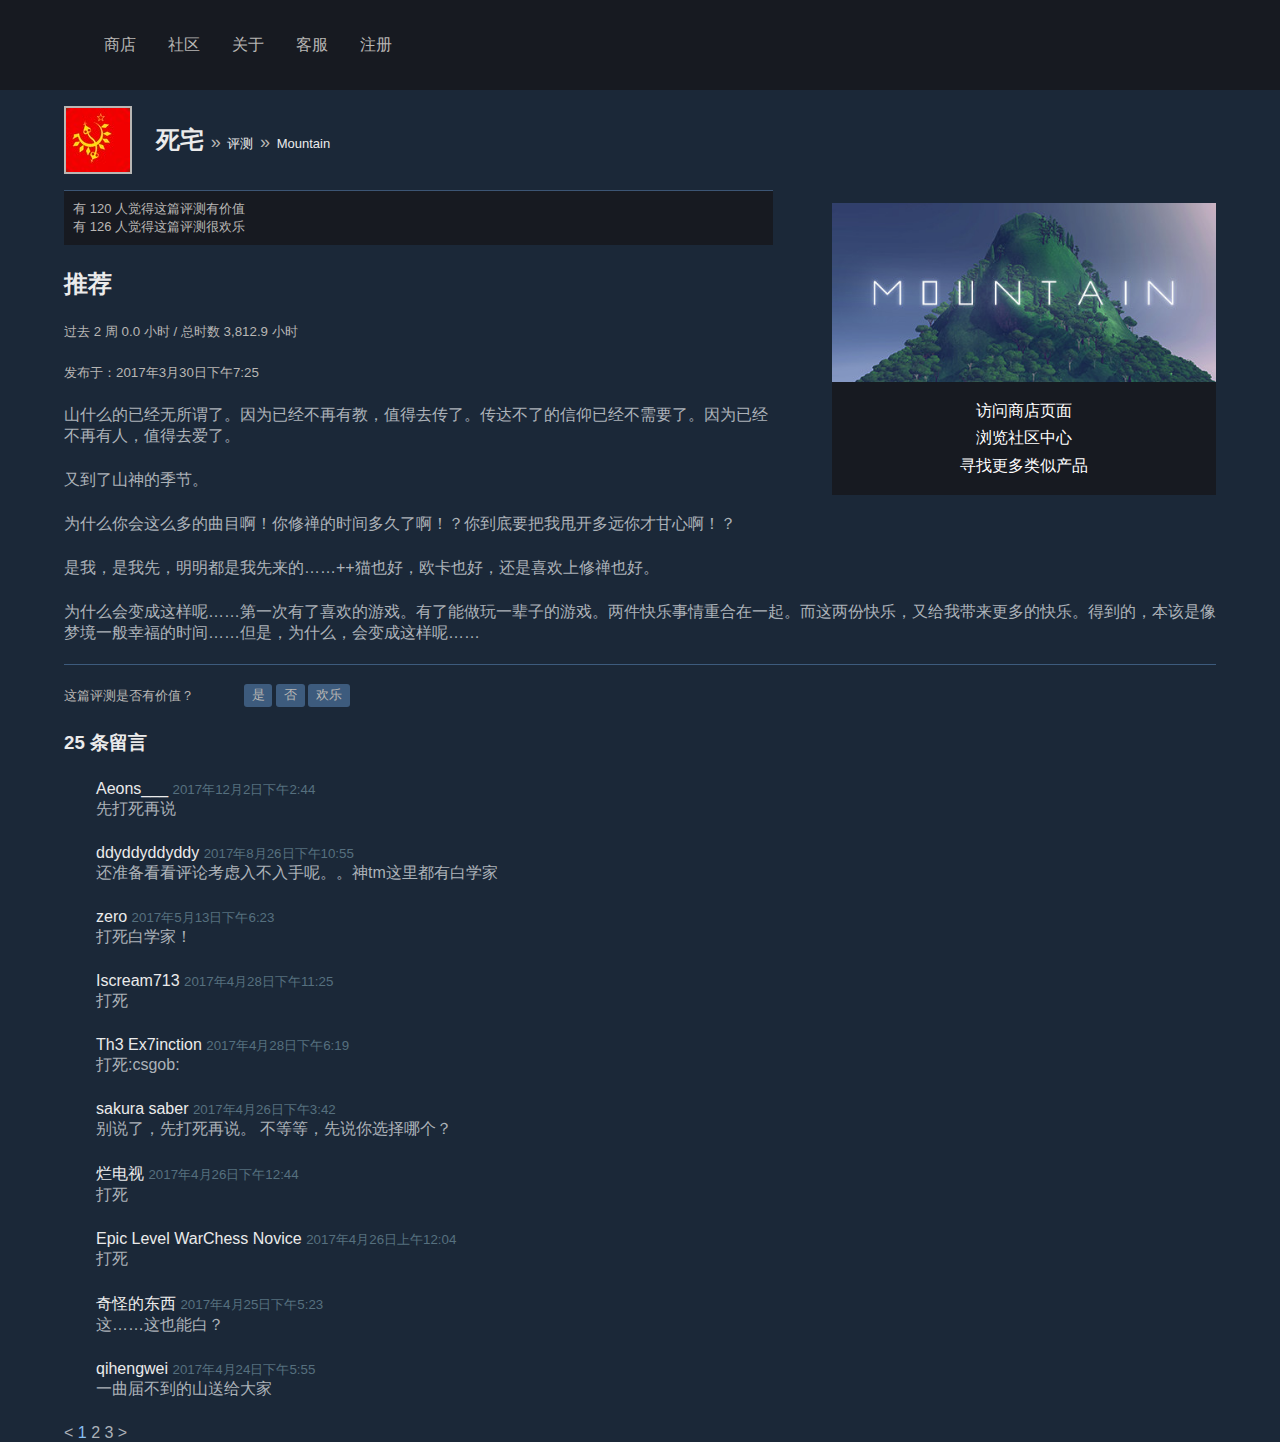
<file: index.html>
<html>
  <head>
    <title>Steam 社区 :: No.3017 ∈ USSR :: 评测 Mountain</title>
    <link href="./reset.css" rel="stylesheet" type="text/css">
    <link href="./style.css" rel="stylesheet" type="text/css">
  </head>
  <body>
    <header>
      <nav><ul><li>商店</li><li>社区</li><li>关于</li><li>客服</li><li><a href="./register.html">注册</a></li></nav>
    </header>
    <h1 class="title"><img src="images/user_icon.jpg" /><div> 死宅 <span class="symbol">»</span> <span class="subtitle">评测</span> <span class="symbol">»</span> <span class="subtitle">Mountain</span></div></h1>
    <aside>
      <img src="images/header.jpg" />
      <ul>
        <li>
          <a
            href="https://store.steampowered.com/app/313340?snr=2_100300_300__100301"
            >访问商店页面</a
          >
        </li>
        <li>
          <a href="https://steamcommunity.com/app/313340">浏览社区中心</a>
        </li>
        <li>
          <a
            href="https://store.steampowered.com/recommended/morelike/app/313340?snr=2_100300_300__100301"
            >寻找更多类似产品</a
          >
        </li>
      </ul>
    </aside>
    <section>
      <blockquote>
        有 120 人觉得这篇评测有价值
        <br />
        有 126 人觉得这篇评测很欢乐
      </blockquote>
      <h2>推荐</h2>
      <p>
        <small
          >过去 2 周 0.0 小时 / 总时数 3,812.9 小时
        </small>
      </p>
      <p>
        <small class="submit-time">
            发布于：2017年3月30日下午7:25
        </small>
      </p>
      <p>
        山什么的已经无所谓了。因为已经不再有教，值得去传了。传达不了的信仰已经不需要了。因为已经不再有人，值得去爱了。
      </p>
      <p>又到了山神的季节。</p>
      <p>
        为什么你会这么多的曲目啊！你修禅的时间多久了啊！？你到底要把我甩开多远你才甘心啊！？
      </p>
      <p>
        是我，是我先，明明都是我先来的……++猫也好，欧卡也好，还是喜欢上修禅也好。
      </p>
      <p>
        为什么会变成这样呢……第一次有了喜欢的游戏。有了能做玩一辈子的游戏。两件快乐事情重合在一起。而这两份快乐，又给我带来更多的快乐。得到的，本该是像梦境一般幸福的时间……但是，为什么，会变成这样呢……
      </p>
    </section>
    <hr/>
    <section>
        <div class="value">这篇评测是否有价值？
            <ul>
                <li>是</li>
                <li>否</li>
                <li>欢乐</li>
            </ul>
          </div>
        <h3>25 条留言</h3>
        <ul class="comment">
            <li>
                <h4>Aeons___ <small>2017年12月2日下午2:44</small></small></h4>
                先打死再说
            </li>
            <li>
                <h4>ddyddyddyddy <small>2017年8月26日下午10:55</small></h4>
                还准备看看评论考虑入不入手呢。。神tm这里都有白学家
            </li>
            <li>
                <h4>zero <small>2017年5月13日下午6:23</small></h4>
                打死白学家！
            </li>
            <li> 
                <h4>Iscream713 <small>2017年4月28日下午11:25</small></h4>
                打死
            </li>
            <li>
                <h4>Th3 Ex7inction <small>2017年4月28日下午6:19</small></h4>
                打死:csgob:
            </li>
            <li>
                <h4>sakura saber <small>2017年4月26日下午3:42</small></h4>
                 别说了，先打死再说。
                 不等等，先说你选择哪个？
            </li>
            <li>
                <h4>烂电视 <small>2017年4月26日下午12:44</small></h4>
                打死
            </li>
            <li>
                <h4>Epic Level WarChess Novice <small>2017年4月26日上午12:04</small></h4>
                打死
            </li>
            <li>
                <h4>奇怪的东西 <small>2017年4月25日下午5:23</small></h4>
                这……这也能白？
            </li>
            <li>
                <h4>qihengwei <small>2017年4月24日下午5:55</small></h4>
                一曲届不到的山送给大家
            </li>
        </ul>
        < <span class="active">1</span> 2 3 >
    </section>
  </body>
</html>
</file>
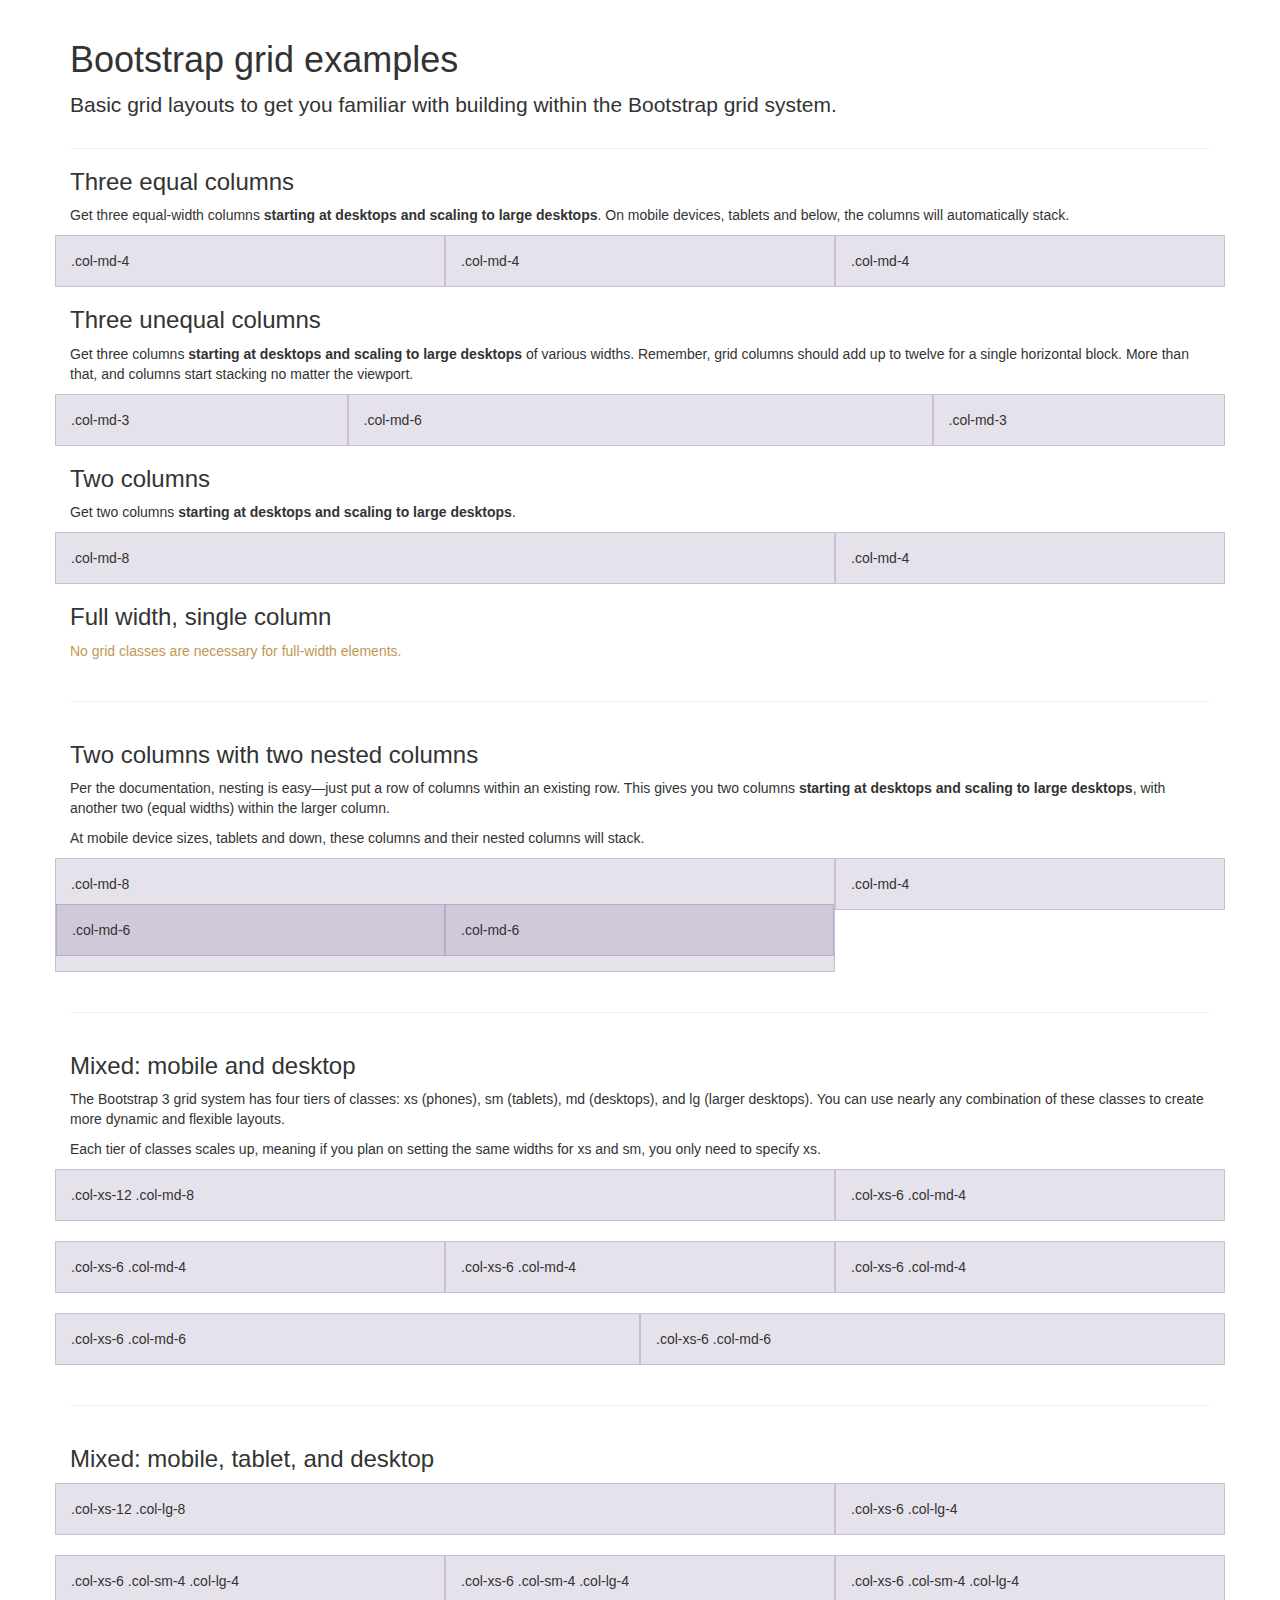
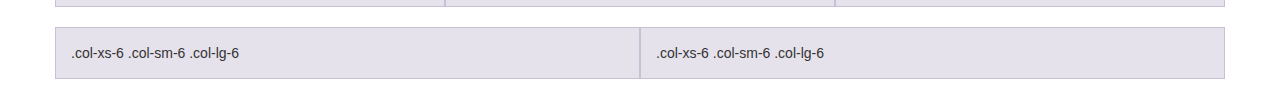
<file: lab4/bootstrap-3.0.0/examples/grid/index.html>
<!DOCTYPE html>
<html lang="en">
  <head>
    <meta charset="utf-8">
    <meta name="viewport" content="width=device-width, initial-scale=1.0">
    <meta name="description" content="">
    <meta name="author" content="">
    <link rel="shortcut icon" href="../../assets/ico/favicon.png">

    <title>Grid Template for Bootstrap</title>

    <!-- Bootstrap core CSS -->
    <link href="../../dist/css/bootstrap.css" rel="stylesheet">

    <!-- Custom styles for this template -->
    <link href="grid.css" rel="stylesheet">

    <!-- HTML5 shim and Respond.js IE8 support of HTML5 elements and media queries -->
    <!--[if lt IE 9]>
      <script src="../../assets/js/html5shiv.js"></script>
      <script src="../../assets/js/respond.min.js"></script>
    <![endif]-->
  </head>

  <body>
    <div class="container">

      <div class="page-header">
        <h1>Bootstrap grid examples</h1>
        <p class="lead">Basic grid layouts to get you familiar with building within the Bootstrap grid system.</p>
      </div>

      <h3>Three equal columns</h3>
      <p>Get three equal-width columns <strong>starting at desktops and scaling to large desktops</strong>. On mobile devices, tablets and below, the columns will automatically stack.</p>
      <div class="row">
        <div class="col-md-4">.col-md-4</div>
        <div class="col-md-4">.col-md-4</div>
        <div class="col-md-4">.col-md-4</div>
      </div>

      <h3>Three unequal columns</h3>
      <p>Get three columns <strong>starting at desktops and scaling to large desktops</strong> of various widths. Remember, grid columns should add up to twelve for a single horizontal block. More than that, and columns start stacking no matter the viewport.</p>
      <div class="row">
        <div class="col-md-3">.col-md-3</div>
        <div class="col-md-6">.col-md-6</div>
        <div class="col-md-3">.col-md-3</div>
      </div>

      <h3>Two columns</h3>
      <p>Get two columns <strong>starting at desktops and scaling to large desktops</strong>.</p>
      <div class="row">
        <div class="col-md-8">.col-md-8</div>
        <div class="col-md-4">.col-md-4</div>
      </div>

      <h3>Full width, single column</h3>
      <p class="text-warning">No grid classes are necessary for full-width elements.</p>

      <hr>

      <h3>Two columns with two nested columns</h3>
      <p>Per the documentation, nesting is easy—just put a row of columns within an existing row. This gives you two columns <strong>starting at desktops and scaling to large desktops</strong>, with another two (equal widths) within the larger column.</p>
      <p>At mobile device sizes, tablets and down, these columns and their nested columns will stack.</p>
      <div class="row">
        <div class="col-md-8">
          .col-md-8
          <div class="row">
            <div class="col-md-6">.col-md-6</div>
            <div class="col-md-6">.col-md-6</div>
          </div>
        </div>
        <div class="col-md-4">.col-md-4</div>
      </div>

      <hr>

      <h3>Mixed: mobile and desktop</h3>
      <p>The Bootstrap 3 grid system has four tiers of classes: xs (phones), sm (tablets), md (desktops), and lg (larger desktops). You can use nearly any combination of these classes to create more dynamic and flexible layouts.</p>
      <p>Each tier of classes scales up, meaning if you plan on setting the same widths for xs and sm, you only need to specify xs.</p>
      <div class="row">
        <div class="col-xs-12 col-md-8">.col-xs-12 .col-md-8</div>
        <div class="col-xs-6 col-md-4">.col-xs-6 .col-md-4</div>
      </div>
      <div class="row">
        <div class="col-xs-6 col-md-4">.col-xs-6 .col-md-4</div>
        <div class="col-xs-6 col-md-4">.col-xs-6 .col-md-4</div>
        <div class="col-xs-6 col-md-4">.col-xs-6 .col-md-4</div>
      </div>
      <div class="row">
        <div class="col-xs-6 col-md-6">.col-xs-6 .col-md-6</div>
        <div class="col-xs-6 col-md-6">.col-xs-6 .col-md-6</div>
      </div>

      <hr>

      <h3>Mixed: mobile, tablet, and desktop</h3>
      <p></p>
      <div class="row">
        <div class="col-xs-12 col-sm-8 col-lg-8">.col-xs-12 .col-lg-8</div>
        <div class="col-xs-6 col-sm-4 col-lg-4">.col-xs-6 .col-lg-4</div>
      </div>
      <div class="row">
        <div class="col-xs-6 col-sm-4 col-lg-4">.col-xs-6 .col-sm-4 .col-lg-4</div>
        <div class="col-xs-6 col-sm-4 col-lg-4">.col-xs-6 .col-sm-4 .col-lg-4</div>
        <div class="col-xs-6 col-sm-4 col-lg-4">.col-xs-6 .col-sm-4 .col-lg-4</div>
      </div>
      <div class="row">
        <div class="col-xs-6 col-sm-6 col-lg-6">.col-xs-6 .col-sm-6 .col-lg-6</div>
        <div class="col-xs-6 col-sm-6 col-lg-6">.col-xs-6 .col-sm-6 .col-lg-6</div>
      </div>

    </div> <!-- /container -->


    <!-- Bootstrap core JavaScript
    ================================================== -->
    <!-- Placed at the end of the document so the pages load faster -->
  </body>
</html>
</file>
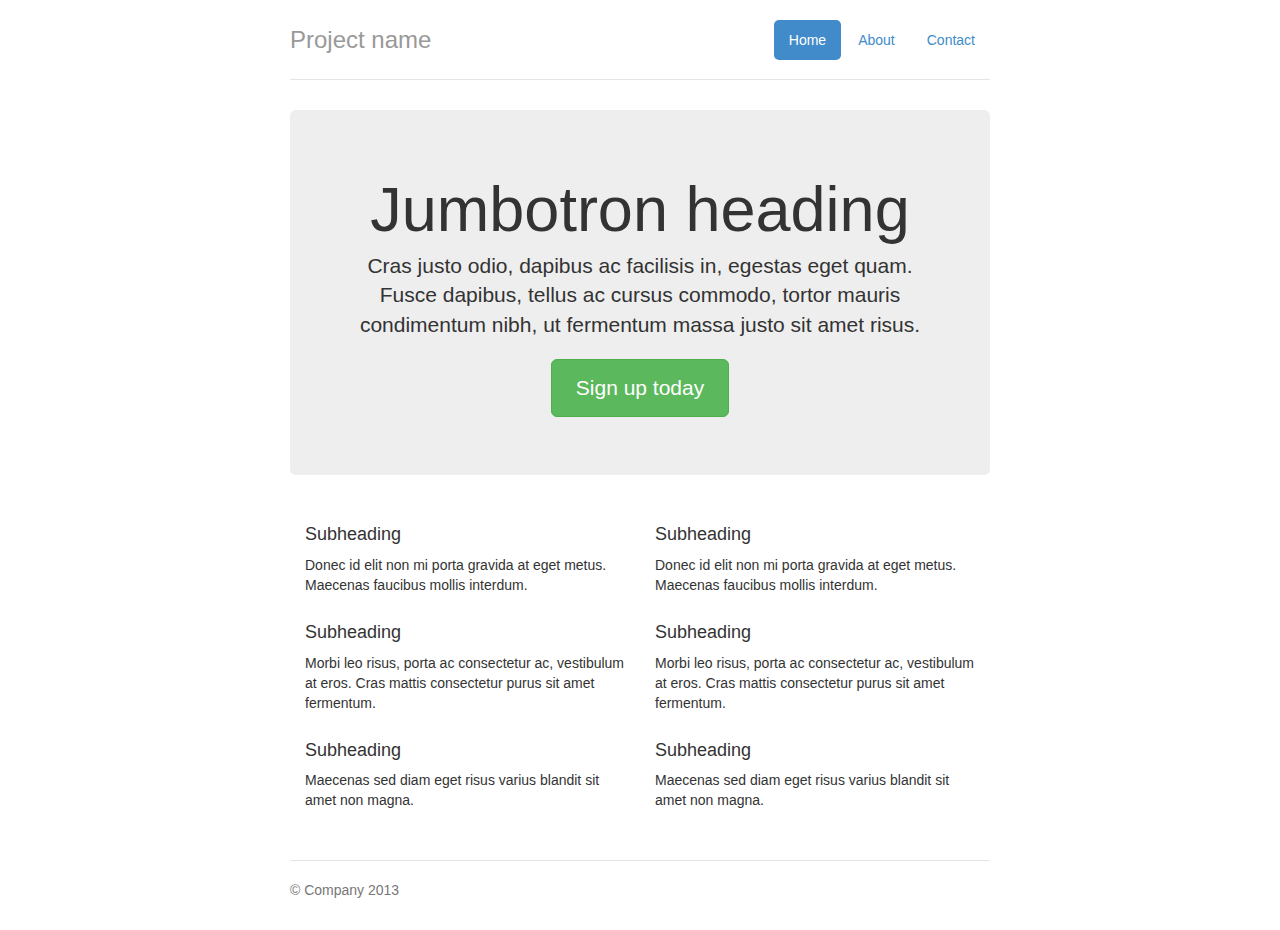
<file: lab4/bootstrap-3.0.0/examples/jumbotron-narrow/index.html>
<!DOCTYPE html>
<html lang="en">
  <head>
    <meta charset="utf-8">
    <meta name="viewport" content="width=device-width, initial-scale=1.0">
    <meta name="description" content="">
    <meta name="author" content="">
    <link rel="shortcut icon" href="../../assets/ico/favicon.png">

    <title>Narrow Jumbotron Template for Bootstrap</title>

    <!-- Bootstrap core CSS -->
    <link href="../../dist/css/bootstrap.css" rel="stylesheet">

    <!-- Custom styles for this template -->
    <link href="jumbotron-narrow.css" rel="stylesheet">

    <!-- HTML5 shim and Respond.js IE8 support of HTML5 elements and media queries -->
    <!--[if lt IE 9]>
      <script src="../../assets/js/html5shiv.js"></script>
      <script src="../../assets/js/respond.min.js"></script>
    <![endif]-->
  </head>

  <body>

    <div class="container">
      <div class="header">
        <ul class="nav nav-pills pull-right">
          <li class="active"><a href="#">Home</a></li>
          <li><a href="#">About</a></li>
          <li><a href="#">Contact</a></li>
        </ul>
        <h3 class="text-muted">Project name</h3>
      </div>

      <div class="jumbotron">
        <h1>Jumbotron heading</h1>
        <p class="lead">Cras justo odio, dapibus ac facilisis in, egestas eget quam. Fusce dapibus, tellus ac cursus commodo, tortor mauris condimentum nibh, ut fermentum massa justo sit amet risus.</p>
        <p><a class="btn btn-lg btn-success" href="#">Sign up today</a></p>
      </div>

      <div class="row marketing">
        <div class="col-lg-6">
          <h4>Subheading</h4>
          <p>Donec id elit non mi porta gravida at eget metus. Maecenas faucibus mollis interdum.</p>

          <h4>Subheading</h4>
          <p>Morbi leo risus, porta ac consectetur ac, vestibulum at eros. Cras mattis consectetur purus sit amet fermentum.</p>

          <h4>Subheading</h4>
          <p>Maecenas sed diam eget risus varius blandit sit amet non magna.</p>
        </div>

        <div class="col-lg-6">
          <h4>Subheading</h4>
          <p>Donec id elit non mi porta gravida at eget metus. Maecenas faucibus mollis interdum.</p>

          <h4>Subheading</h4>
          <p>Morbi leo risus, porta ac consectetur ac, vestibulum at eros. Cras mattis consectetur purus sit amet fermentum.</p>

          <h4>Subheading</h4>
          <p>Maecenas sed diam eget risus varius blandit sit amet non magna.</p>
        </div>
      </div>

      <div class="footer">
        <p>&copy; Company 2013</p>
      </div>

    </div> <!-- /container -->


    <!-- Bootstrap core JavaScript
    ================================================== -->
    <!-- Placed at the end of the document so the pages load faster -->
  </body>
</html>
</file>
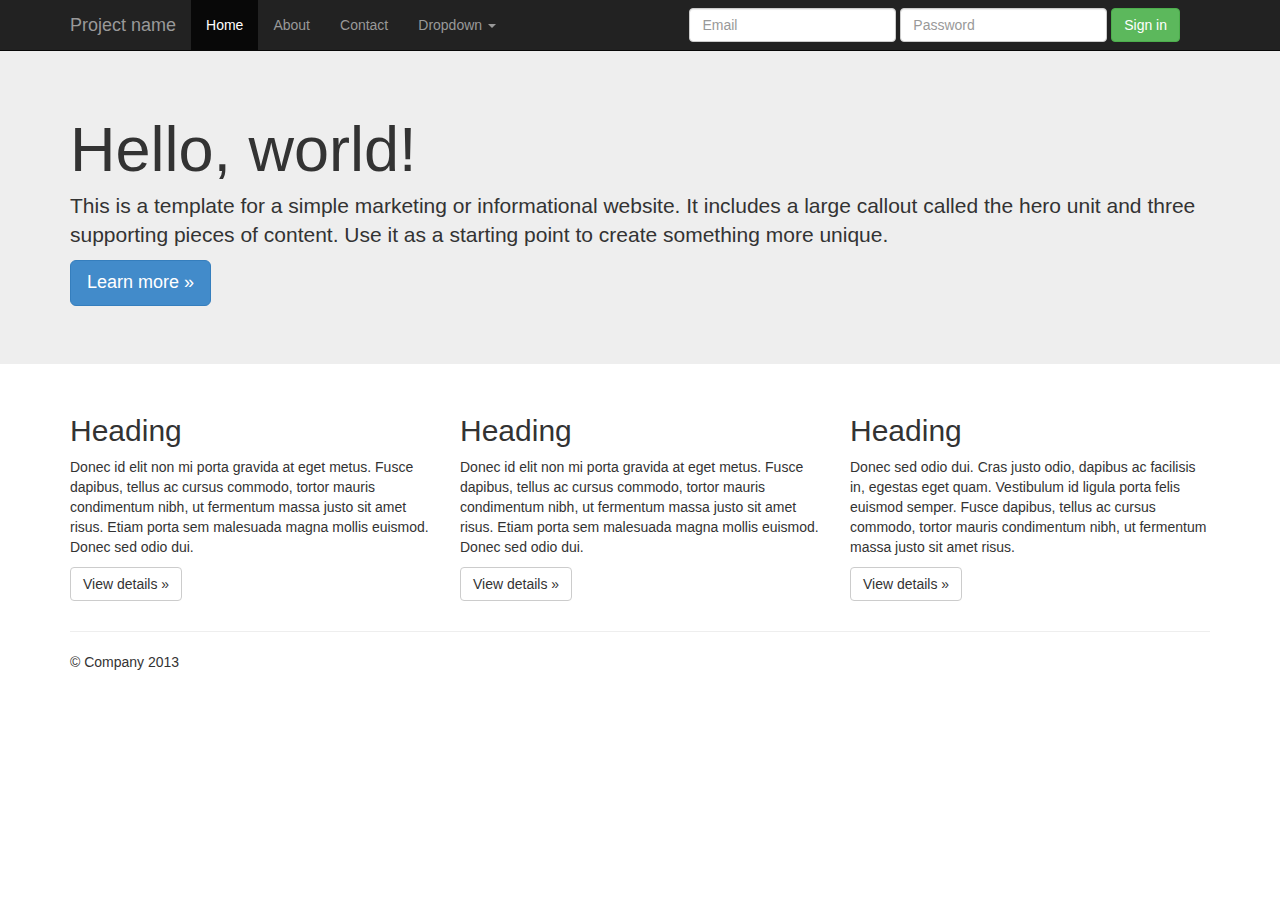
<file: lab4/bootstrap-3.0.0/examples/jumbotron/index.html>
<!DOCTYPE html>
<html lang="en">
  <head>
    <meta charset="utf-8">
    <meta name="viewport" content="width=device-width, initial-scale=1.0">
    <meta name="description" content="">
    <meta name="author" content="">
    <link rel="shortcut icon" href="../../assets/ico/favicon.png">

    <title>Jumbotron Template for Bootstrap</title>

    <!-- Bootstrap core CSS -->
    <link href="../../dist/css/bootstrap.css" rel="stylesheet">

    <!-- Custom styles for this template -->
    <link href="jumbotron.css" rel="stylesheet">

    <!-- HTML5 shim and Respond.js IE8 support of HTML5 elements and media queries -->
    <!--[if lt IE 9]>
      <script src="../../assets/js/html5shiv.js"></script>
      <script src="../../assets/js/respond.min.js"></script>
    <![endif]-->
  </head>

  <body>

    <div class="navbar navbar-inverse navbar-fixed-top">
      <div class="container">
        <div class="navbar-header">
          <button type="button" class="navbar-toggle" data-toggle="collapse" data-target=".navbar-collapse">
            <span class="icon-bar"></span>
            <span class="icon-bar"></span>
            <span class="icon-bar"></span>
          </button>
          <a class="navbar-brand" href="#">Project name</a>
        </div>
        <div class="navbar-collapse collapse">
          <ul class="nav navbar-nav">
            <li class="active"><a href="#">Home</a></li>
            <li><a href="#about">About</a></li>
            <li><a href="#contact">Contact</a></li>
            <li class="dropdown">
              <a href="#" class="dropdown-toggle" data-toggle="dropdown">Dropdown <b class="caret"></b></a>
              <ul class="dropdown-menu">
                <li><a href="#">Action</a></li>
                <li><a href="#">Another action</a></li>
                <li><a href="#">Something else here</a></li>
                <li class="divider"></li>
                <li class="dropdown-header">Nav header</li>
                <li><a href="#">Separated link</a></li>
                <li><a href="#">One more separated link</a></li>
              </ul>
            </li>
          </ul>
          <form class="navbar-form navbar-right">
            <div class="form-group">
              <input type="text" placeholder="Email" class="form-control">
            </div>
            <div class="form-group">
              <input type="password" placeholder="Password" class="form-control">
            </div>
            <button type="submit" class="btn btn-success">Sign in</button>
          </form>
        </div><!--/.navbar-collapse -->
      </div>
    </div>

    <!-- Main jumbotron for a primary marketing message or call to action -->
    <div class="jumbotron">
      <div class="container">
        <h1>Hello, world!</h1>
        <p>This is a template for a simple marketing or informational website. It includes a large callout called the hero unit and three supporting pieces of content. Use it as a starting point to create something more unique.</p>
        <p><a class="btn btn-primary btn-lg">Learn more &raquo;</a></p>
      </div>
    </div>

    <div class="container">
      <!-- Example row of columns -->
      <div class="row">
        <div class="col-lg-4">
          <h2>Heading</h2>
          <p>Donec id elit non mi porta gravida at eget metus. Fusce dapibus, tellus ac cursus commodo, tortor mauris condimentum nibh, ut fermentum massa justo sit amet risus. Etiam porta sem malesuada magna mollis euismod. Donec sed odio dui. </p>
          <p><a class="btn btn-default" href="#">View details &raquo;</a></p>
        </div>
        <div class="col-lg-4">
          <h2>Heading</h2>
          <p>Donec id elit non mi porta gravida at eget metus. Fusce dapibus, tellus ac cursus commodo, tortor mauris condimentum nibh, ut fermentum massa justo sit amet risus. Etiam porta sem malesuada magna mollis euismod. Donec sed odio dui. </p>
          <p><a class="btn btn-default" href="#">View details &raquo;</a></p>
       </div>
        <div class="col-lg-4">
          <h2>Heading</h2>
          <p>Donec sed odio dui. Cras justo odio, dapibus ac facilisis in, egestas eget quam. Vestibulum id ligula porta felis euismod semper. Fusce dapibus, tellus ac cursus commodo, tortor mauris condimentum nibh, ut fermentum massa justo sit amet risus.</p>
          <p><a class="btn btn-default" href="#">View details &raquo;</a></p>
        </div>
      </div>

      <hr>

      <footer>
        <p>&copy; Company 2013</p>
      </footer>
    </div> <!-- /container -->


    <!-- Bootstrap core JavaScript
    ================================================== -->
    <!-- Placed at the end of the document so the pages load faster -->
    <script src="../../assets/js/jquery.js"></script>
    <script src="../../dist/js/bootstrap.min.js"></script>
  </body>
</html>
</file>
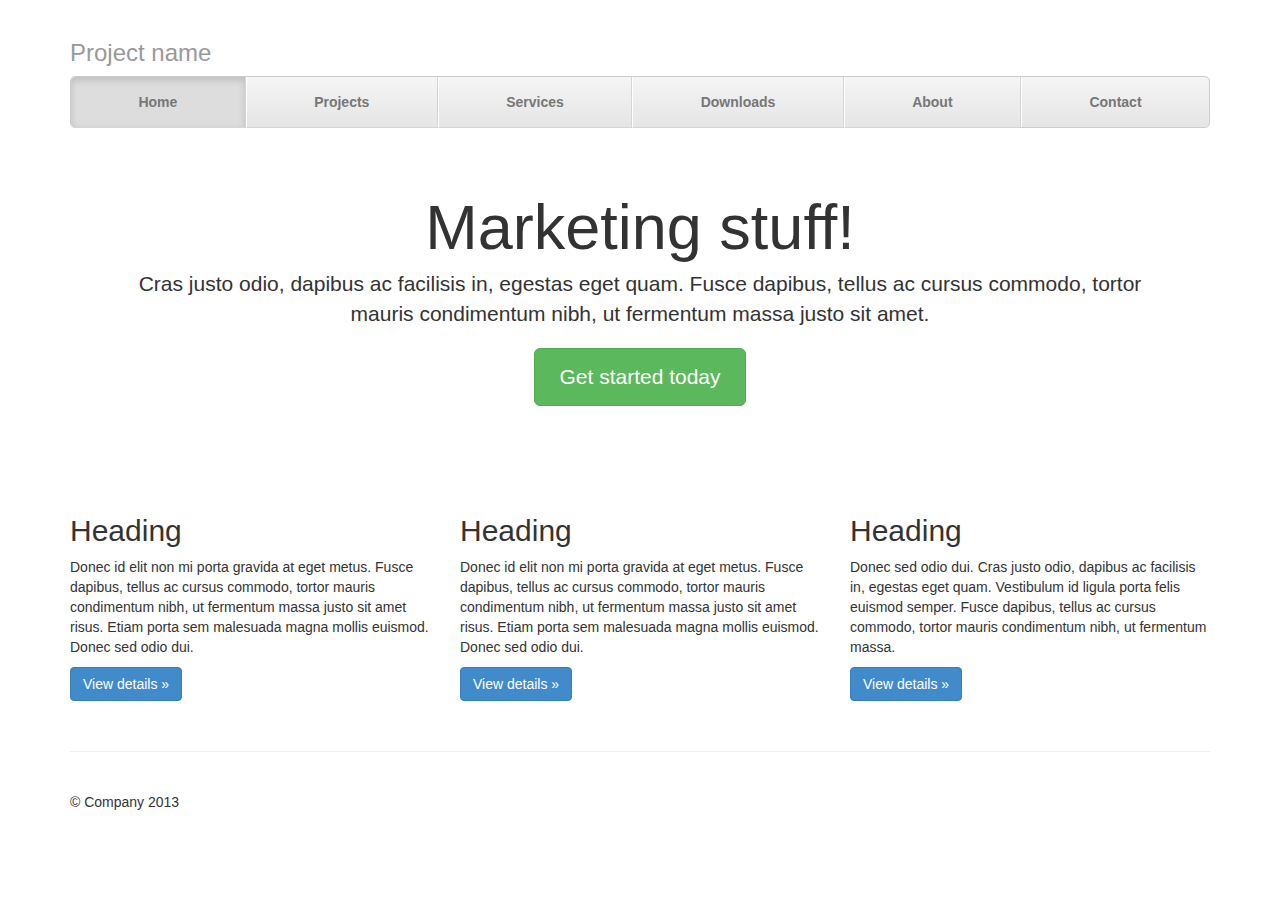
<file: lab4/bootstrap-3.0.0/examples/justified-nav/index.html>
<!DOCTYPE html>
<html lang="en">
  <head>
    <meta charset="utf-8">
    <meta name="viewport" content="width=device-width, initial-scale=1.0">
    <meta name="description" content="">
    <meta name="author" content="">
    <link rel="shortcut icon" href="../../assets/ico/favicon.png">

    <title>Justified Nav Template for Bootstrap</title>

    <!-- Bootstrap core CSS -->
    <link href="../../dist/css/bootstrap.css" rel="stylesheet">

    <!-- Custom styles for this template -->
    <link href="justified-nav.css" rel="stylesheet">

    <!-- HTML5 shim and Respond.js IE8 support of HTML5 elements and media queries -->
    <!--[if lt IE 9]>
      <script src="../../assets/js/html5shiv.js"></script>
      <script src="../../assets/js/respond.min.js"></script>
    <![endif]-->
  </head>

  <body>

    <div class="container">

      <div class="masthead">
        <h3 class="text-muted">Project name</h3>
        <ul class="nav nav-justified">
          <li class="active"><a href="#">Home</a></li>
          <li><a href="#">Projects</a></li>
          <li><a href="#">Services</a></li>
          <li><a href="#">Downloads</a></li>
          <li><a href="#">About</a></li>
          <li><a href="#">Contact</a></li>
        </ul>
      </div>

      <!-- Jumbotron -->
      <div class="jumbotron">
        <h1>Marketing stuff!</h1>
        <p class="lead">Cras justo odio, dapibus ac facilisis in, egestas eget quam. Fusce dapibus, tellus ac cursus commodo, tortor mauris condimentum nibh, ut fermentum massa justo sit amet.</p>
        <p><a class="btn btn-lg btn-success" href="#">Get started today</a></p>
      </div>

      <!-- Example row of columns -->
      <div class="row">
        <div class="col-lg-4">
          <h2>Heading</h2>
          <p>Donec id elit non mi porta gravida at eget metus. Fusce dapibus, tellus ac cursus commodo, tortor mauris condimentum nibh, ut fermentum massa justo sit amet risus. Etiam porta sem malesuada magna mollis euismod. Donec sed odio dui. </p>
          <p><a class="btn btn-primary" href="#">View details &raquo;</a></p>
        </div>
        <div class="col-lg-4">
          <h2>Heading</h2>
          <p>Donec id elit non mi porta gravida at eget metus. Fusce dapibus, tellus ac cursus commodo, tortor mauris condimentum nibh, ut fermentum massa justo sit amet risus. Etiam porta sem malesuada magna mollis euismod. Donec sed odio dui. </p>
          <p><a class="btn btn-primary" href="#">View details &raquo;</a></p>
       </div>
        <div class="col-lg-4">
          <h2>Heading</h2>
          <p>Donec sed odio dui. Cras justo odio, dapibus ac facilisis in, egestas eget quam. Vestibulum id ligula porta felis euismod semper. Fusce dapibus, tellus ac cursus commodo, tortor mauris condimentum nibh, ut fermentum massa.</p>
          <p><a class="btn btn-primary" href="#">View details &raquo;</a></p>
        </div>
      </div>

      <!-- Site footer -->
      <div class="footer">
        <p>&copy; Company 2013</p>
      </div>

    </div> <!-- /container -->


    <!-- Bootstrap core JavaScript
    ================================================== -->
    <!-- Placed at the end of the document so the pages load faster -->
  </body>
</html>
</file>
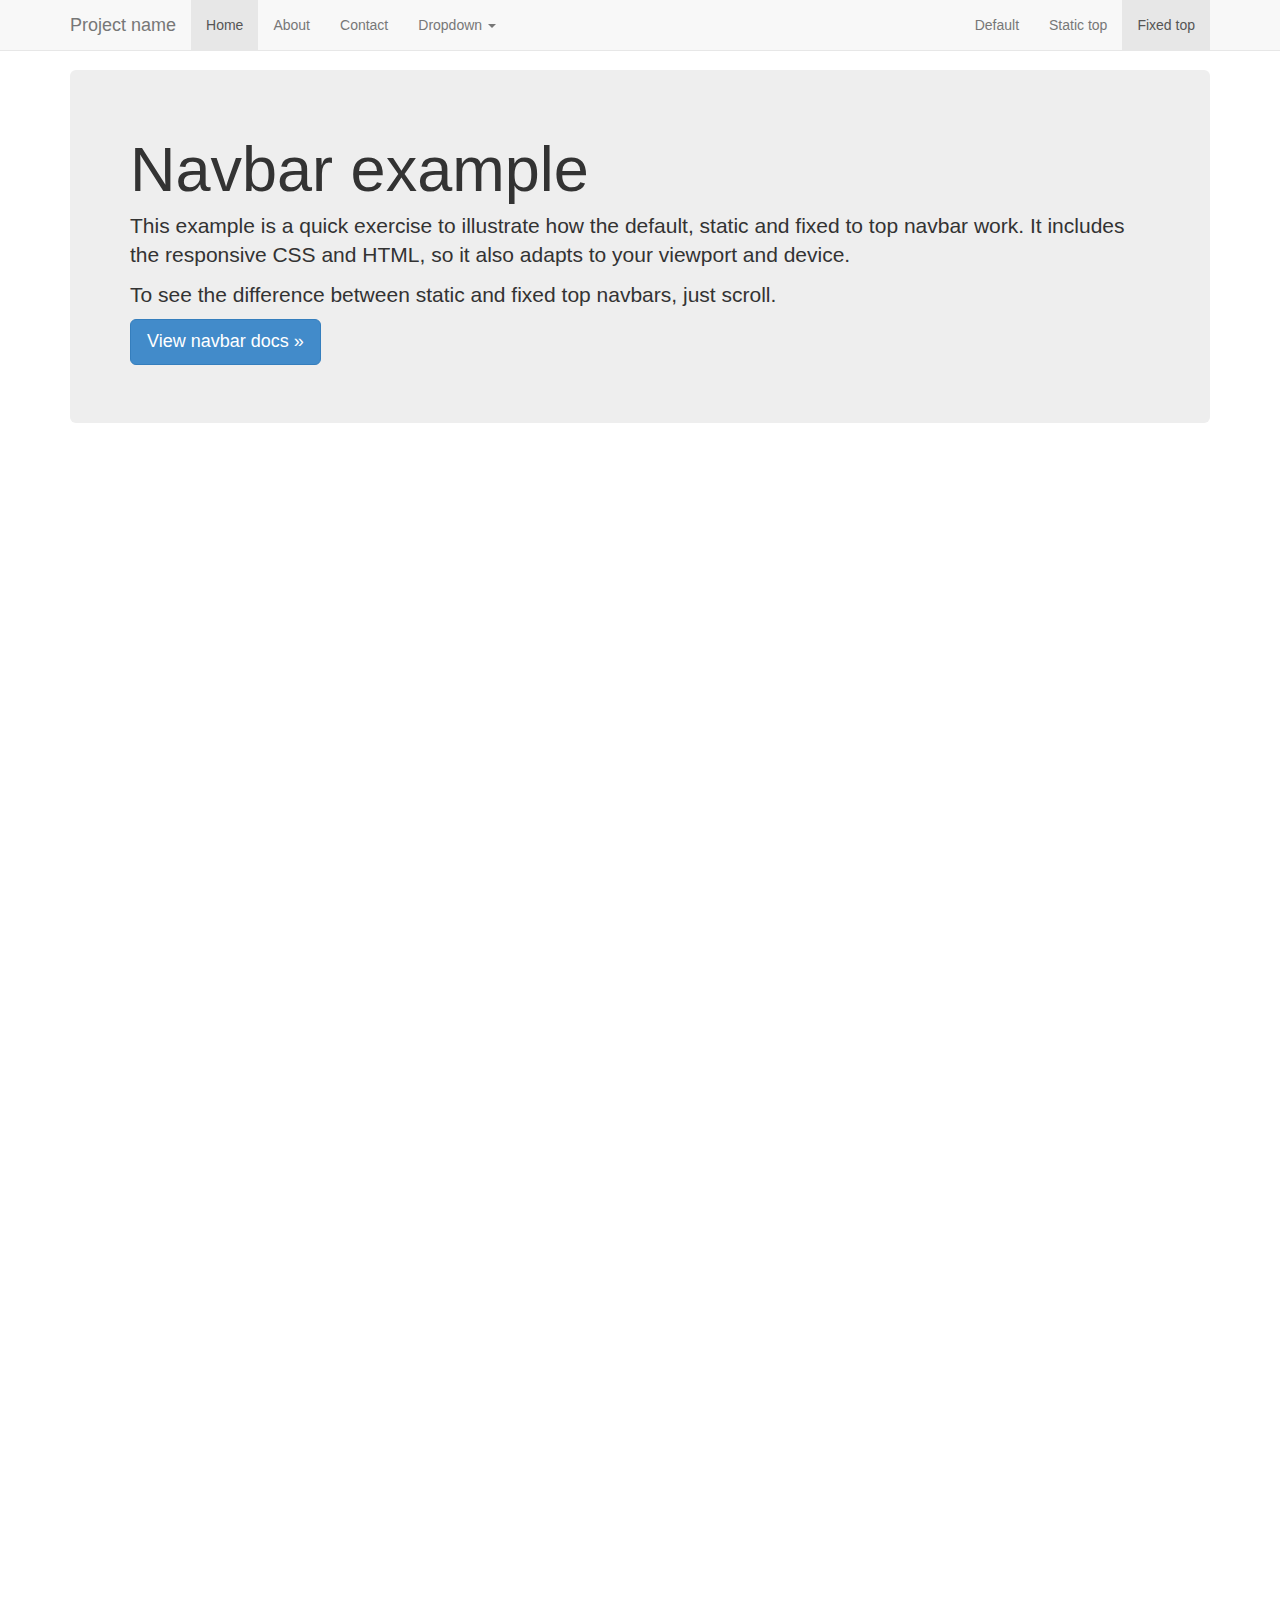
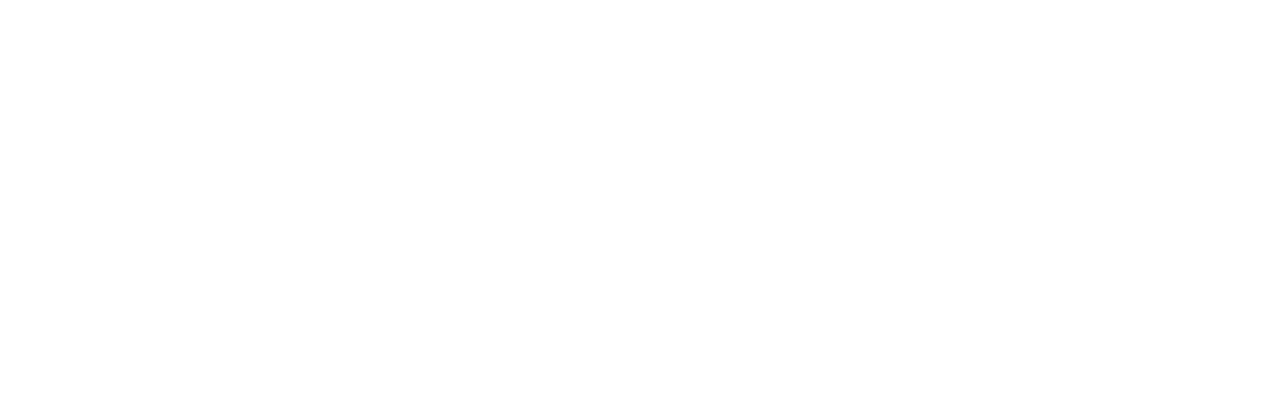
<file: lab4/bootstrap-3.0.0/examples/navbar-fixed-top/index.html>
<!DOCTYPE html>
<html lang="en">
  <head>
    <meta charset="utf-8">
    <meta name="viewport" content="width=device-width, initial-scale=1.0">
    <meta name="description" content="">
    <meta name="author" content="">
    <link rel="shortcut icon" href="../../assets/ico/favicon.png">

    <title>Fixed Top Navbar Example for Bootstrap</title>

    <!-- Bootstrap core CSS -->
    <link href="../../dist/css/bootstrap.css" rel="stylesheet">

    <!-- Custom styles for this template -->
    <link href="navbar-fixed-top.css" rel="stylesheet">

    <!-- HTML5 shim and Respond.js IE8 support of HTML5 elements and media queries -->
    <!--[if lt IE 9]>
      <script src="../../assets/js/html5shiv.js"></script>
      <script src="../../assets/js/respond.min.js"></script>
    <![endif]-->
  </head>

  <body>

    <!-- Fixed navbar -->
    <div class="navbar navbar-default navbar-fixed-top">
      <div class="container">
        <div class="navbar-header">
          <button type="button" class="navbar-toggle" data-toggle="collapse" data-target=".navbar-collapse">
            <span class="icon-bar"></span>
            <span class="icon-bar"></span>
            <span class="icon-bar"></span>
          </button>
          <a class="navbar-brand" href="#">Project name</a>
        </div>
        <div class="navbar-collapse collapse">
          <ul class="nav navbar-nav">
            <li class="active"><a href="#">Home</a></li>
            <li><a href="#about">About</a></li>
            <li><a href="#contact">Contact</a></li>
            <li class="dropdown">
              <a href="#" class="dropdown-toggle" data-toggle="dropdown">Dropdown <b class="caret"></b></a>
              <ul class="dropdown-menu">
                <li><a href="#">Action</a></li>
                <li><a href="#">Another action</a></li>
                <li><a href="#">Something else here</a></li>
                <li class="divider"></li>
                <li class="dropdown-header">Nav header</li>
                <li><a href="#">Separated link</a></li>
                <li><a href="#">One more separated link</a></li>
              </ul>
            </li>
          </ul>
          <ul class="nav navbar-nav navbar-right">
            <li><a href="../navbar/">Default</a></li>
            <li><a href="../navbar-static-top/">Static top</a></li>
            <li class="active"><a href="./">Fixed top</a></li>
          </ul>
        </div><!--/.nav-collapse -->
      </div>
    </div>

    <div class="container">

      <!-- Main component for a primary marketing message or call to action -->
      <div class="jumbotron">
        <h1>Navbar example</h1>
        <p>This example is a quick exercise to illustrate how the default, static and fixed to top navbar work. It includes the responsive CSS and HTML, so it also adapts to your viewport and device.</p>
        <p>To see the difference between static and fixed top navbars, just scroll.</p>
        <p>
          <a class="btn btn-lg btn-primary" href="../../components/#navbar">View navbar docs &raquo;</a>
        </p>
      </div>

    </div> <!-- /container -->


    <!-- Bootstrap core JavaScript
    ================================================== -->
    <!-- Placed at the end of the document so the pages load faster -->
    <script src="../../assets/js/jquery.js"></script>
    <script src="../../dist/js/bootstrap.min.js"></script>
  </body>
</html>
</file>
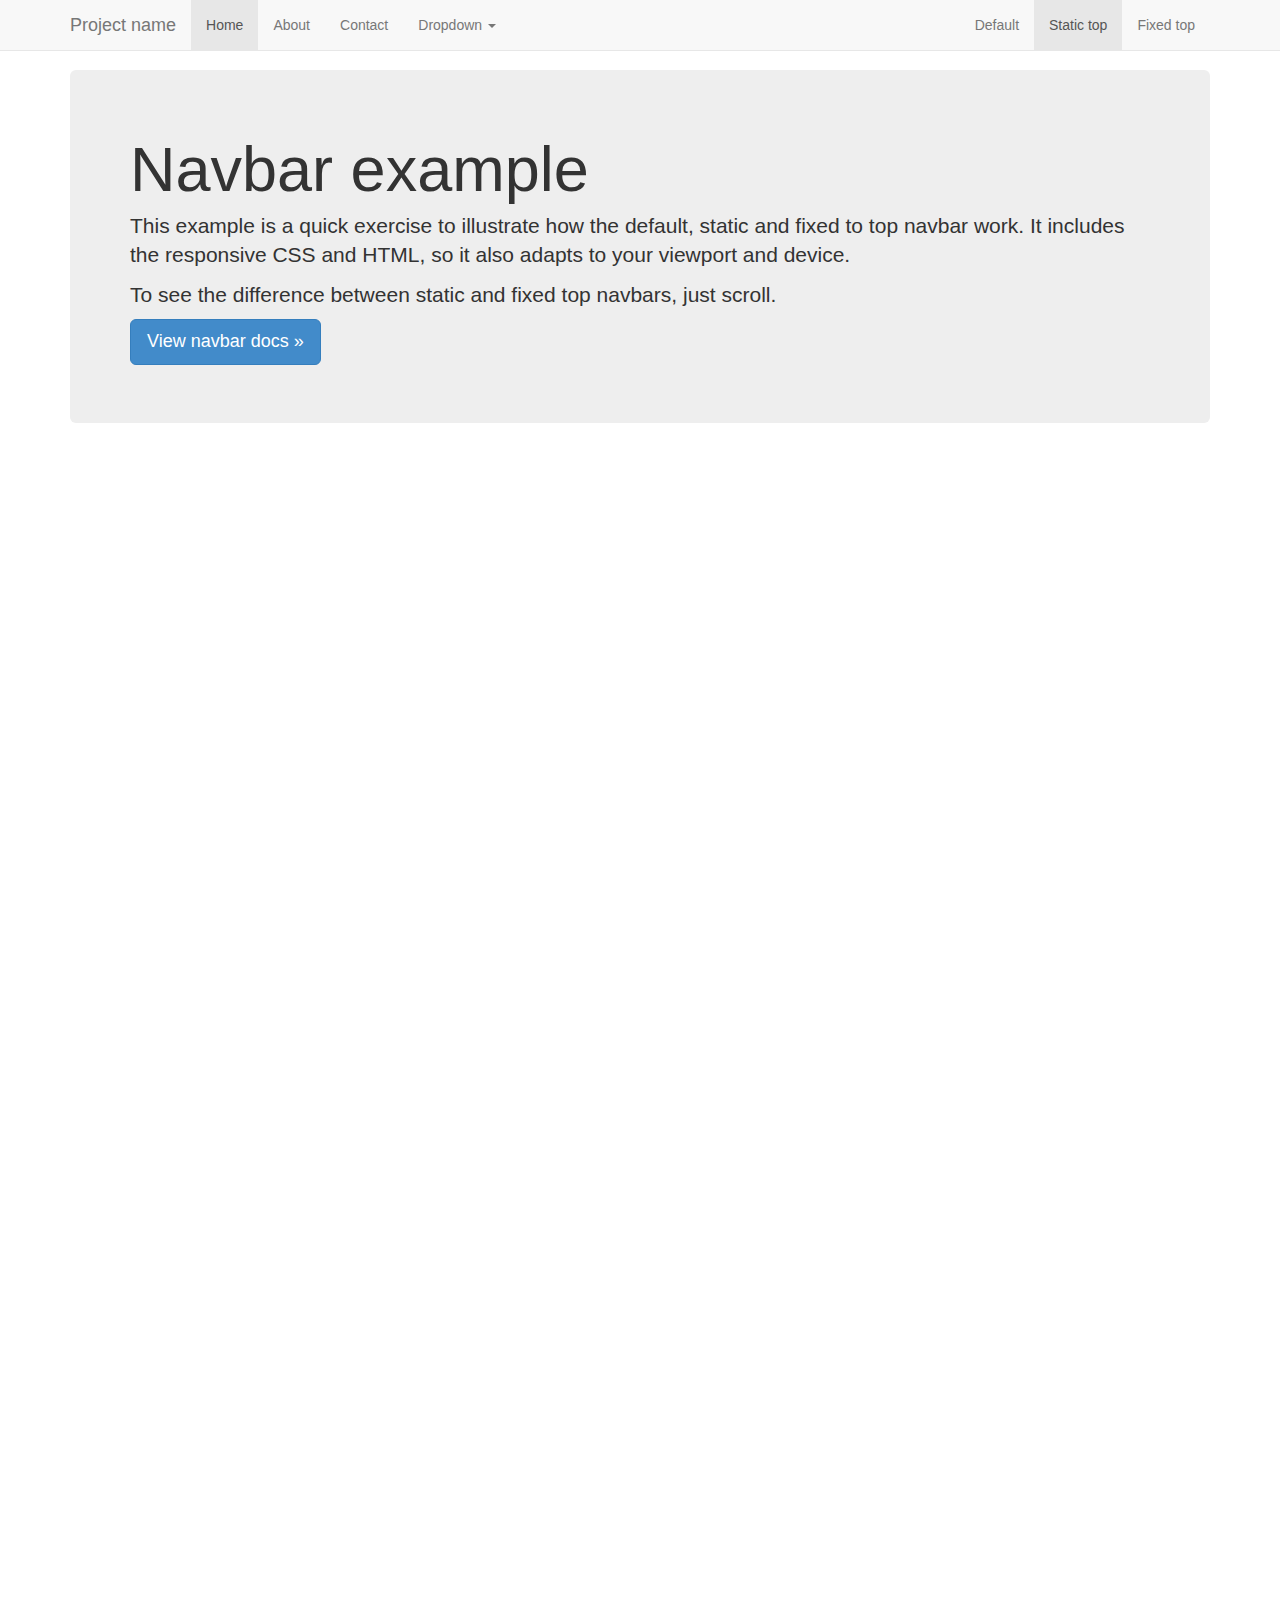
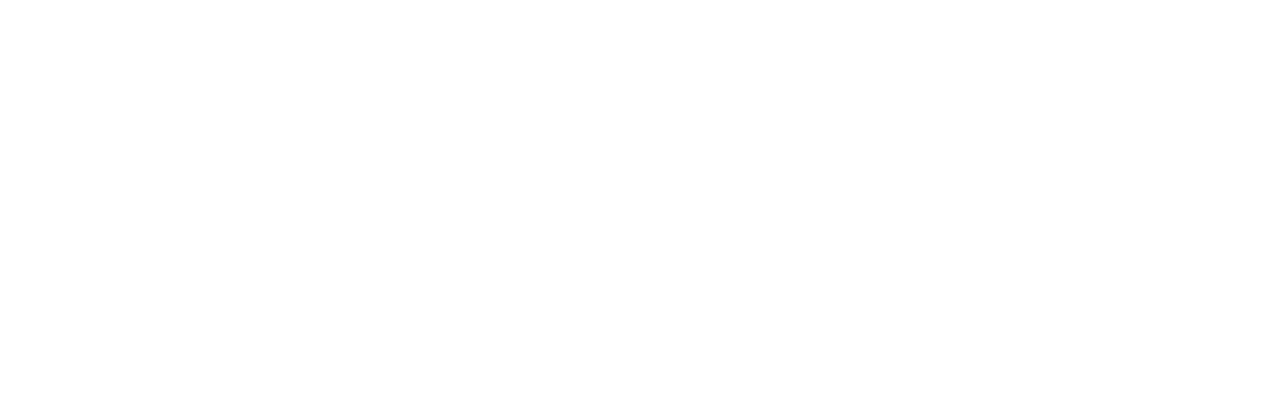
<file: lab4/bootstrap-3.0.0/examples/navbar-static-top/index.html>
<!DOCTYPE html>
<html lang="en">
  <head>
    <meta charset="utf-8">
    <meta name="viewport" content="width=device-width, initial-scale=1.0">
    <meta name="description" content="">
    <meta name="author" content="">
    <link rel="shortcut icon" href="../../assets/ico/favicon.png">

    <title>Static Top Navbar Example for Bootstrap</title>

    <!-- Bootstrap core CSS -->
    <link href="../../dist/css/bootstrap.css" rel="stylesheet">

    <!-- Custom styles for this template -->
    <link href="navbar-static-top.css" rel="stylesheet">

    <!-- HTML5 shim and Respond.js IE8 support of HTML5 elements and media queries -->
    <!--[if lt IE 9]>
      <script src="../../assets/js/html5shiv.js"></script>
      <script src="../../assets/js/respond.min.js"></script>
    <![endif]-->
  </head>

  <body>

    <!-- Static navbar -->
    <div class="navbar navbar-default navbar-static-top">
      <div class="container">
        <div class="navbar-header">
          <button type="button" class="navbar-toggle" data-toggle="collapse" data-target=".navbar-collapse">
            <span class="icon-bar"></span>
            <span class="icon-bar"></span>
            <span class="icon-bar"></span>
          </button>
          <a class="navbar-brand" href="#">Project name</a>
        </div>
        <div class="navbar-collapse collapse">
          <ul class="nav navbar-nav">
            <li class="active"><a href="#">Home</a></li>
            <li><a href="#about">About</a></li>
            <li><a href="#contact">Contact</a></li>
            <li class="dropdown">
              <a href="#" class="dropdown-toggle" data-toggle="dropdown">Dropdown <b class="caret"></b></a>
              <ul class="dropdown-menu">
                <li><a href="#">Action</a></li>
                <li><a href="#">Another action</a></li>
                <li><a href="#">Something else here</a></li>
                <li class="divider"></li>
                <li class="dropdown-header">Nav header</li>
                <li><a href="#">Separated link</a></li>
                <li><a href="#">One more separated link</a></li>
              </ul>
            </li>
          </ul>
          <ul class="nav navbar-nav navbar-right">
            <li><a href="../navbar/">Default</a></li>
            <li class="active"><a href="./">Static top</a></li>
            <li><a href="../navbar-fixed-top/">Fixed top</a></li>
          </ul>
        </div><!--/.nav-collapse -->
      </div>
    </div>


    <div class="container">

      <!-- Main component for a primary marketing message or call to action -->
      <div class="jumbotron">
        <h1>Navbar example</h1>
        <p>This example is a quick exercise to illustrate how the default, static and fixed to top navbar work. It includes the responsive CSS and HTML, so it also adapts to your viewport and device.</p>
        <p>To see the difference between static and fixed top navbars, just scroll.</p>
        <p>
          <a class="btn btn-lg btn-primary" href="../../components/#navbar">View navbar docs &raquo;</a>
        </p>
      </div>

    </div> <!-- /container -->


    <!-- Bootstrap core JavaScript
    ================================================== -->
    <!-- Placed at the end of the document so the pages load faster -->
    <script src="../../assets/js/jquery.js"></script>
    <script src="../../dist/js/bootstrap.min.js"></script>
  </body>
</html>
</file>
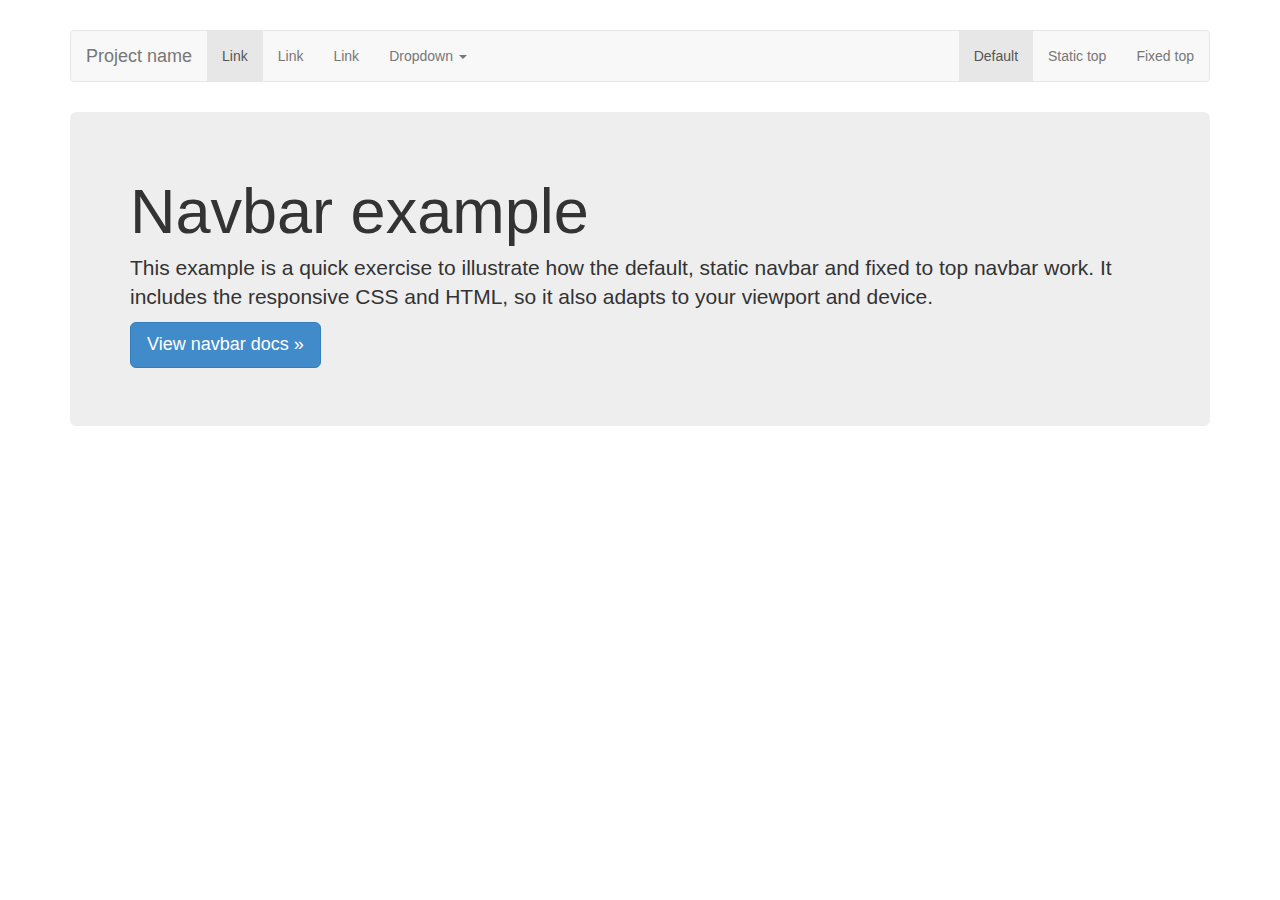
<file: lab4/bootstrap-3.0.0/examples/navbar/index.html>
<!DOCTYPE html>
<html lang="en">
  <head>
    <meta charset="utf-8">
    <meta name="viewport" content="width=device-width, initial-scale=1.0">
    <meta name="description" content="">
    <meta name="author" content="">
    <link rel="shortcut icon" href="../../assets/ico/favicon.png">

    <title>Navbar Template for Bootstrap</title>

    <!-- Bootstrap core CSS -->
    <link href="../../dist/css/bootstrap.css" rel="stylesheet">

    <!-- Custom styles for this template -->
    <link href="navbar.css" rel="stylesheet">

    <!-- HTML5 shim and Respond.js IE8 support of HTML5 elements and media queries -->
    <!--[if lt IE 9]>
      <script src="../../assets/js/html5shiv.js"></script>
      <script src="../../assets/js/respond.min.js"></script>
    <![endif]-->
  </head>

  <body>

    <div class="container">

      <!-- Static navbar -->
      <div class="navbar navbar-default">
        <div class="navbar-header">
          <button type="button" class="navbar-toggle" data-toggle="collapse" data-target=".navbar-collapse">
            <span class="icon-bar"></span>
            <span class="icon-bar"></span>
            <span class="icon-bar"></span>
          </button>
          <a class="navbar-brand" href="#">Project name</a>
        </div>
        <div class="navbar-collapse collapse">
          <ul class="nav navbar-nav">
            <li class="active"><a href="#">Link</a></li>
            <li><a href="#">Link</a></li>
            <li><a href="#">Link</a></li>
            <li class="dropdown">
              <a href="#" class="dropdown-toggle" data-toggle="dropdown">Dropdown <b class="caret"></b></a>
              <ul class="dropdown-menu">
                <li><a href="#">Action</a></li>
                <li><a href="#">Another action</a></li>
                <li><a href="#">Something else here</a></li>
                <li class="divider"></li>
                <li class="dropdown-header">Nav header</li>
                <li><a href="#">Separated link</a></li>
                <li><a href="#">One more separated link</a></li>
              </ul>
            </li>
          </ul>
          <ul class="nav navbar-nav navbar-right">
            <li class="active"><a href="./">Default</a></li>
            <li><a href="../navbar-static-top/">Static top</a></li>
            <li><a href="../navbar-fixed-top/">Fixed top</a></li>
          </ul>
        </div><!--/.nav-collapse -->
      </div>

      <!-- Main component for a primary marketing message or call to action -->
      <div class="jumbotron">
        <h1>Navbar example</h1>
        <p>This example is a quick exercise to illustrate how the default, static navbar and fixed to top navbar work. It includes the responsive CSS and HTML, so it also adapts to your viewport and device.</p>
        <p>
          <a class="btn btn-lg btn-primary" href="../../components/#navbar">View navbar docs &raquo;</a>
        </p>
      </div>

    </div> <!-- /container -->


    <!-- Bootstrap core JavaScript
    ================================================== -->
    <!-- Placed at the end of the document so the pages load faster -->
    <script src="../../assets/js/jquery.js"></script>
    <script src="../../dist/js/bootstrap.min.js"></script>
  </body>
</html>
</file>
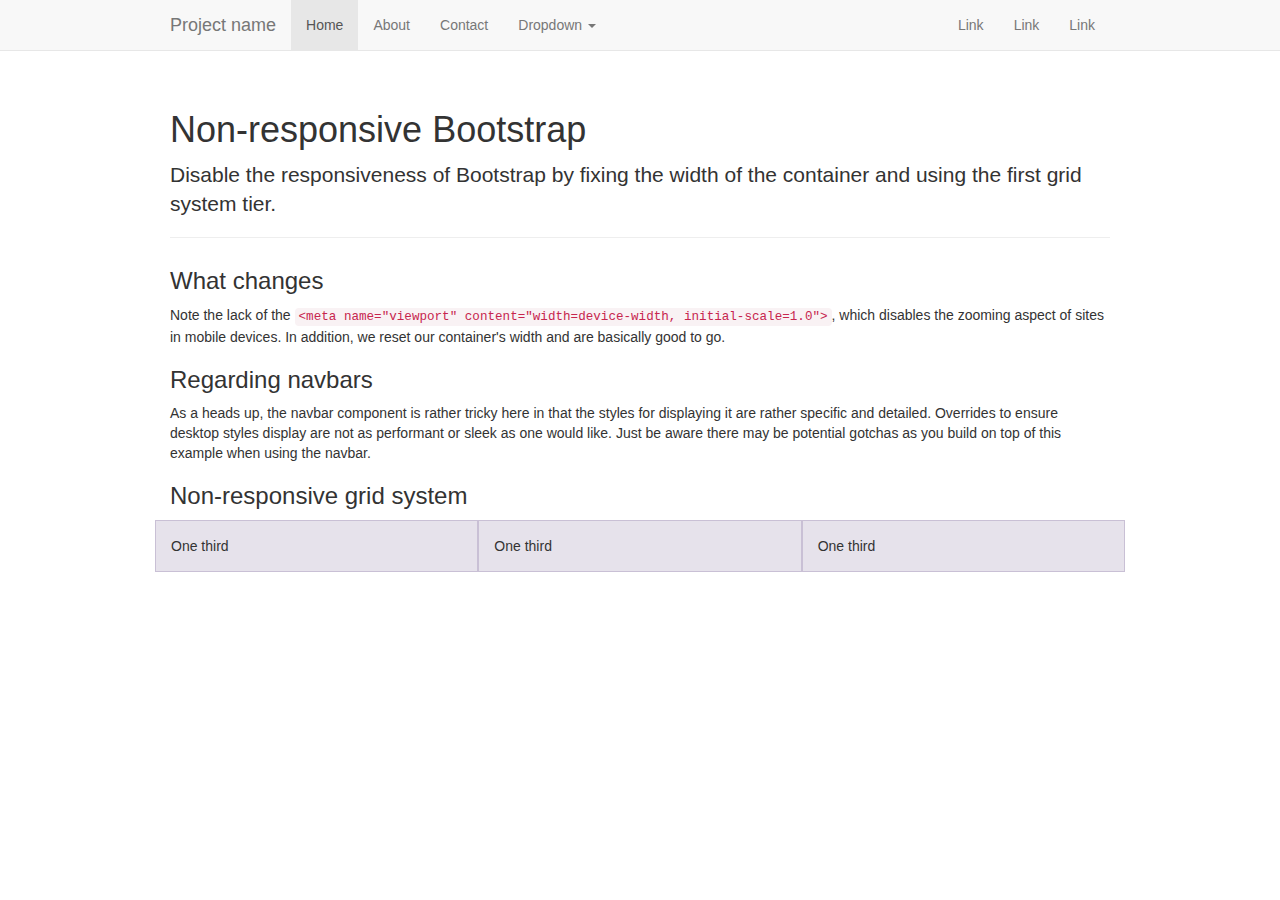
<file: lab4/bootstrap-3.0.0/examples/non-responsive/index.html>
<!DOCTYPE html>
<html lang="en">
  <head>
    <meta charset="utf-8">
    <meta name="description" content="">
    <meta name="author" content="">

    <!-- Note there is no responsive meta tag here -->

    <link rel="shortcut icon" href="../../assets/ico/favicon.png">

    <title>Non-responsive Template for Bootstrap</title>

    <!-- Bootstrap core CSS -->
    <link href="../../dist/css/bootstrap.css" rel="stylesheet">

    <!-- Custom styles for this template -->
    <link href="non-responsive.css" rel="stylesheet">

    <!-- HTML5 shim and Respond.js IE8 support of HTML5 elements and media queries -->
    <!--[if lt IE 9]>
      <script src="../../assets/js/html5shiv.js"></script>
      <script src="../../assets/js/respond.min.js"></script>
    <![endif]-->
  </head>

  <body>

    <!-- Fixed navbar -->
    <div class="navbar navbar-default navbar-fixed-top">
      <div class="container">
        <div class="navbar-header">
          <button type="button" class="navbar-toggle" data-toggle="collapse" data-target=".navbar-collapse">
            <span class="icon-bar"></span>
            <span class="icon-bar"></span>
            <span class="icon-bar"></span>
          </button>
          <a class="navbar-brand" href="#">Project name</a>
        </div>
        <div class="navbar-collapse collapse">
          <ul class="nav navbar-nav">
            <li class="active"><a href="#">Home</a></li>
            <li><a href="#about">About</a></li>
            <li><a href="#contact">Contact</a></li>
            <li class="dropdown">
              <a href="#" class="dropdown-toggle" data-toggle="dropdown">Dropdown <b class="caret"></b></a>
              <ul class="dropdown-menu">
                <li><a href="#">Action</a></li>
                <li><a href="#">Another action</a></li>
                <li><a href="#">Something else here</a></li>
                <li class="divider"></li>
                <li class="dropdown-header">Nav header</li>
                <li><a href="#">Separated link</a></li>
                <li><a href="#">One more separated link</a></li>
              </ul>
            </li>
          </ul>
          <ul class="nav navbar-nav navbar-right">
            <li><a href="#">Link</a></li>
            <li><a href="#">Link</a></li>
            <li><a href="#">Link</a></li>
          </ul>
        </div><!--/.nav-collapse -->
      </div>
    </div>

    <div class="container">

      <div class="page-header">
        <h1>Non-responsive Bootstrap</h1>
        <p class="lead">Disable the responsiveness of Bootstrap by fixing the width of the container and using the first grid system tier.</p>
      </div>

      <h3>What changes</h3>
      <p>Note the lack of the <code>&lt;meta name="viewport" content="width=device-width, initial-scale=1.0"&gt;</code>, which disables the zooming aspect of sites in mobile devices. In addition, we reset our container's width and are basically good to go.</p>

      <h3>Regarding navbars</h3>
      <p>As a heads up, the navbar component is rather tricky here in that the styles for displaying it are rather specific and detailed. Overrides to ensure desktop styles display are not as performant or sleek as one would like. Just be aware there may be potential gotchas as you build on top of this example when using the navbar.</p>

      <h3>Non-responsive grid system</h3>
      <div class="row">
        <div class="col-xs-4">One third</div>
        <div class="col-xs-4">One third</div>
        <div class="col-xs-4">One third</div>
      </div>

    </div> <!-- /container -->


    <!-- Bootstrap core JavaScript
    ================================================== -->
    <!-- Placed at the end of the document so the pages load faster -->
    <script src="../../assets/js/jquery.js"></script>
    <script src="../../dist/js/bootstrap.min.js"></script>
  </body>
</html>
</file>
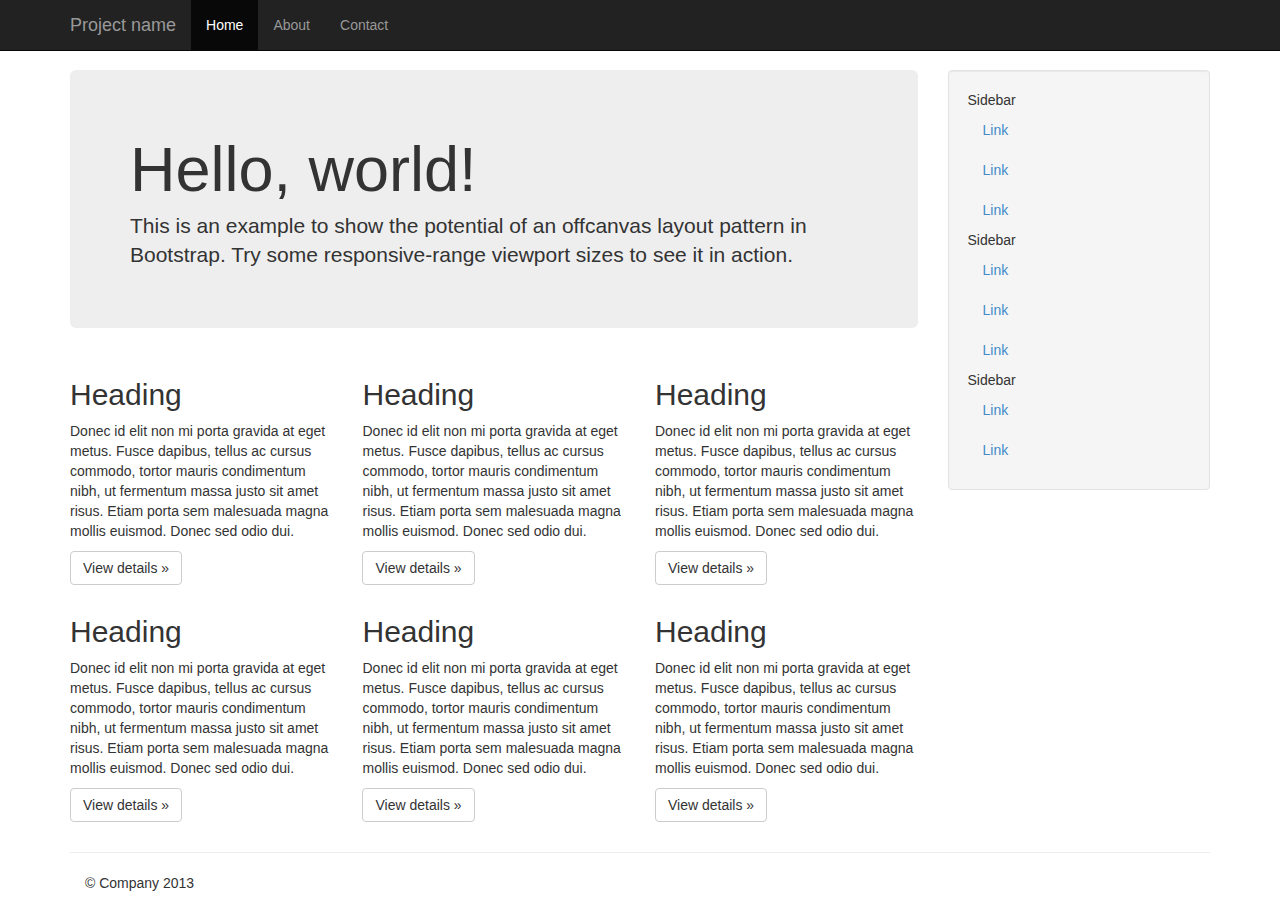
<file: lab4/bootstrap-3.0.0/examples/offcanvas/index.html>
<!DOCTYPE html>
<html lang="en">
  <head>
    <meta charset="utf-8">
    <meta name="viewport" content="width=device-width, initial-scale=1.0">
    <meta name="description" content="">
    <meta name="author" content="">
    <link rel="shortcut icon" href="../../assets/ico/favicon.png">

    <title>Off Canvas Template for Bootstrap</title>

    <!-- Bootstrap core CSS -->
    <link href="../../dist/css/bootstrap.min.css" rel="stylesheet">

    <!-- Custom styles for this template -->
    <link href="offcanvas.css" rel="stylesheet">

    <!-- HTML5 shim and Respond.js IE8 support of HTML5 elements and media queries -->
    <!--[if lt IE 9]>
      <script src="../../assets/js/html5shiv.js"></script>
      <script src="../../assets/js/respond.min.js"></script>
    <![endif]-->
  </head>

  <body>
    <div class="navbar navbar-fixed-top navbar-inverse" role="navigation">
      <div class="container">
        <div class="navbar-header">
          <button type="button" class="navbar-toggle" data-toggle="collapse" data-target=".navbar-collapse">
            <span class="icon-bar"></span>
            <span class="icon-bar"></span>
            <span class="icon-bar"></span>
          </button>
          <a class="navbar-brand" href="#">Project name</a>
        </div>
        <div class="collapse navbar-collapse">
          <ul class="nav navbar-nav">
            <li class="active"><a href="#">Home</a></li>
            <li><a href="#about">About</a></li>
            <li><a href="#contact">Contact</a></li>
          </ul>
        </div><!-- /.nav-collapse -->
      </div><!-- /.container -->
    </div><!-- /.navbar -->

    <div class="container">

      <div class="row row-offcanvas row-offcanvas-right">
        <div class="col-xs-12 col-sm-9">
          <p class="pull-right visible-xs">
            <button type="button" class="btn btn-primary btn-xs" data-toggle="offcanvas">Toggle nav</button>
          </p>
          <div class="jumbotron">
            <h1>Hello, world!</h1>
            <p>This is an example to show the potential of an offcanvas layout pattern in Bootstrap. Try some responsive-range viewport sizes to see it in action.</p>
          </div>
          <div class="row">
            <div class="col-6 col-sm-6 col-lg-4">
              <h2>Heading</h2>
              <p>Donec id elit non mi porta gravida at eget metus. Fusce dapibus, tellus ac cursus commodo, tortor mauris condimentum nibh, ut fermentum massa justo sit amet risus. Etiam porta sem malesuada magna mollis euismod. Donec sed odio dui. </p>
              <p><a class="btn btn-default" href="#">View details &raquo;</a></p>
            </div><!--/span-->
            <div class="col-6 col-sm-6 col-lg-4">
              <h2>Heading</h2>
              <p>Donec id elit non mi porta gravida at eget metus. Fusce dapibus, tellus ac cursus commodo, tortor mauris condimentum nibh, ut fermentum massa justo sit amet risus. Etiam porta sem malesuada magna mollis euismod. Donec sed odio dui. </p>
              <p><a class="btn btn-default" href="#">View details &raquo;</a></p>
            </div><!--/span-->
            <div class="col-6 col-sm-6 col-lg-4">
              <h2>Heading</h2>
              <p>Donec id elit non mi porta gravida at eget metus. Fusce dapibus, tellus ac cursus commodo, tortor mauris condimentum nibh, ut fermentum massa justo sit amet risus. Etiam porta sem malesuada magna mollis euismod. Donec sed odio dui. </p>
              <p><a class="btn btn-default" href="#">View details &raquo;</a></p>
            </div><!--/span-->
            <div class="col-6 col-sm-6 col-lg-4">
              <h2>Heading</h2>
              <p>Donec id elit non mi porta gravida at eget metus. Fusce dapibus, tellus ac cursus commodo, tortor mauris condimentum nibh, ut fermentum massa justo sit amet risus. Etiam porta sem malesuada magna mollis euismod. Donec sed odio dui. </p>
              <p><a class="btn btn-default" href="#">View details &raquo;</a></p>
            </div><!--/span-->
            <div class="col-6 col-sm-6 col-lg-4">
              <h2>Heading</h2>
              <p>Donec id elit non mi porta gravida at eget metus. Fusce dapibus, tellus ac cursus commodo, tortor mauris condimentum nibh, ut fermentum massa justo sit amet risus. Etiam porta sem malesuada magna mollis euismod. Donec sed odio dui. </p>
              <p><a class="btn btn-default" href="#">View details &raquo;</a></p>
            </div><!--/span-->
            <div class="col-6 col-sm-6 col-lg-4">
              <h2>Heading</h2>
              <p>Donec id elit non mi porta gravida at eget metus. Fusce dapibus, tellus ac cursus commodo, tortor mauris condimentum nibh, ut fermentum massa justo sit amet risus. Etiam porta sem malesuada magna mollis euismod. Donec sed odio dui. </p>
              <p><a class="btn btn-default" href="#">View details &raquo;</a></p>
            </div><!--/span-->
          </div><!--/row-->
        </div><!--/span-->

        <div class="col-xs-6 col-sm-3 sidebar-offcanvas" id="sidebar" role="navigation">
          <div class="well sidebar-nav">
            <ul class="nav">
              <li>Sidebar</li>
              <li class="active"><a href="#">Link</a></li>
              <li><a href="#">Link</a></li>
              <li><a href="#">Link</a></li>
              <li>Sidebar</li>
              <li><a href="#">Link</a></li>
              <li><a href="#">Link</a></li>
              <li><a href="#">Link</a></li>
              <li>Sidebar</li>
              <li><a href="#">Link</a></li>
              <li><a href="#">Link</a></li>
            </ul>
          </div><!--/.well -->
        </div><!--/span-->
      </div><!--/row-->

      <hr>

      <footer>
        <p>&copy; Company 2013</p>
      </footer>

    </div><!--/.container-->



    <!-- Bootstrap core JavaScript
    ================================================== -->
    <!-- Placed at the end of the document so the pages load faster -->
    <script src="../../assets/js/jquery.js"></script>
    <script src="../../dist/js/bootstrap.min.js"></script>
    <script src="offcanvas.js"></script>
  </body>
</html>
</file>
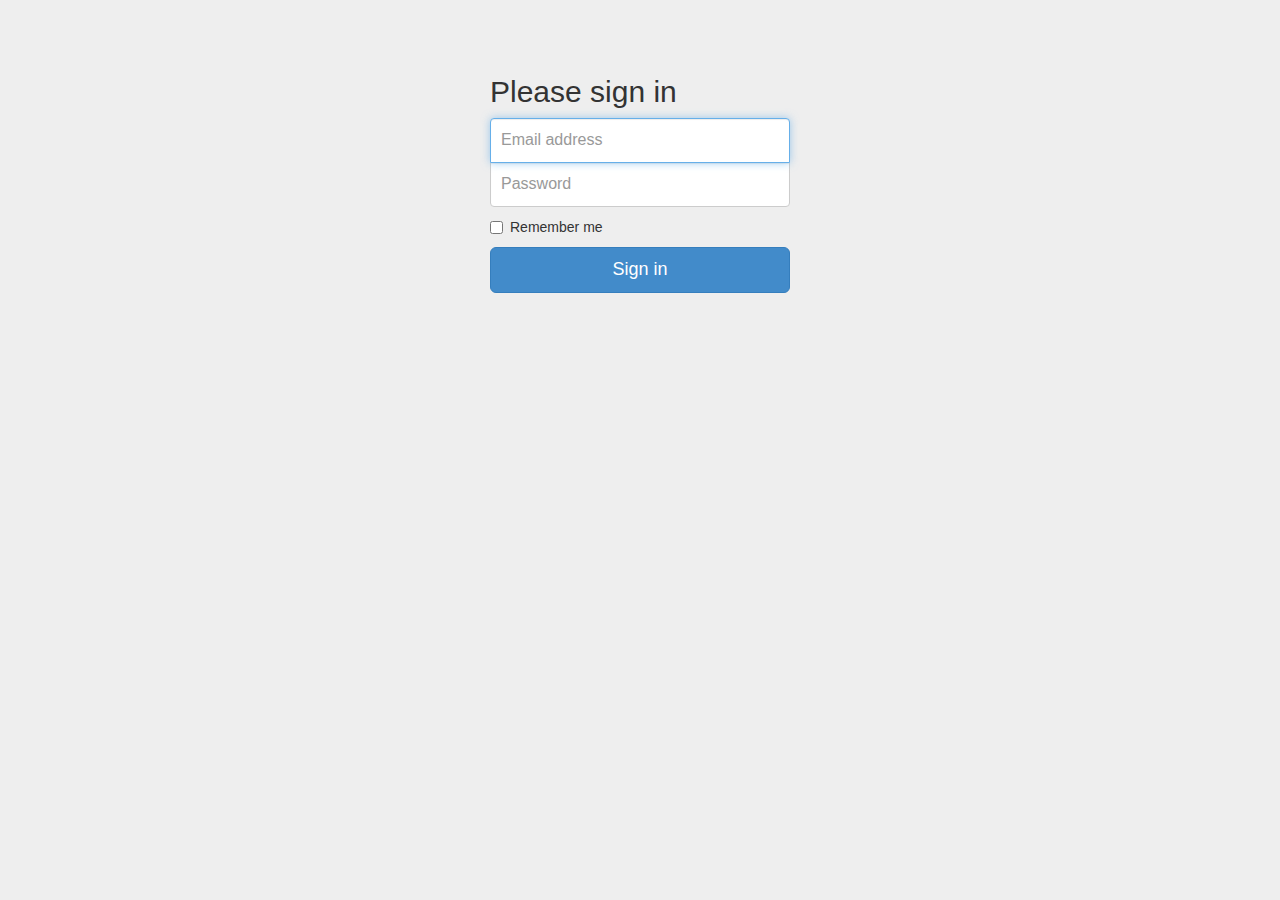
<file: lab4/bootstrap-3.0.0/examples/signin/index.html>
<!DOCTYPE html>
<html lang="en">
  <head>
    <meta charset="utf-8">
    <meta name="viewport" content="width=device-width, initial-scale=1.0">
    <meta name="description" content="">
    <meta name="author" content="">
    <link rel="shortcut icon" href="../../assets/ico/favicon.png">

    <title>Signin Template for Bootstrap</title>

    <!-- Bootstrap core CSS -->
    <link href="../../dist/css/bootstrap.css" rel="stylesheet">

    <!-- Custom styles for this template -->
    <link href="signin.css" rel="stylesheet">

    <!-- HTML5 shim and Respond.js IE8 support of HTML5 elements and media queries -->
    <!--[if lt IE 9]>
      <script src="../../assets/js/html5shiv.js"></script>
      <script src="../../assets/js/respond.min.js"></script>
    <![endif]-->
  </head>

  <body>

    <div class="container">

      <form class="form-signin">
        <h2 class="form-signin-heading">Please sign in</h2>
        <input type="text" class="form-control" placeholder="Email address" autofocus>
        <input type="password" class="form-control" placeholder="Password">
        <label class="checkbox">
          <input type="checkbox" value="remember-me"> Remember me
        </label>
        <button class="btn btn-lg btn-primary btn-block" type="submit">Sign in</button>
      </form>

    </div> <!-- /container -->


    <!-- Bootstrap core JavaScript
    ================================================== -->
    <!-- Placed at the end of the document so the pages load faster -->
  </body>
</html>
</file>
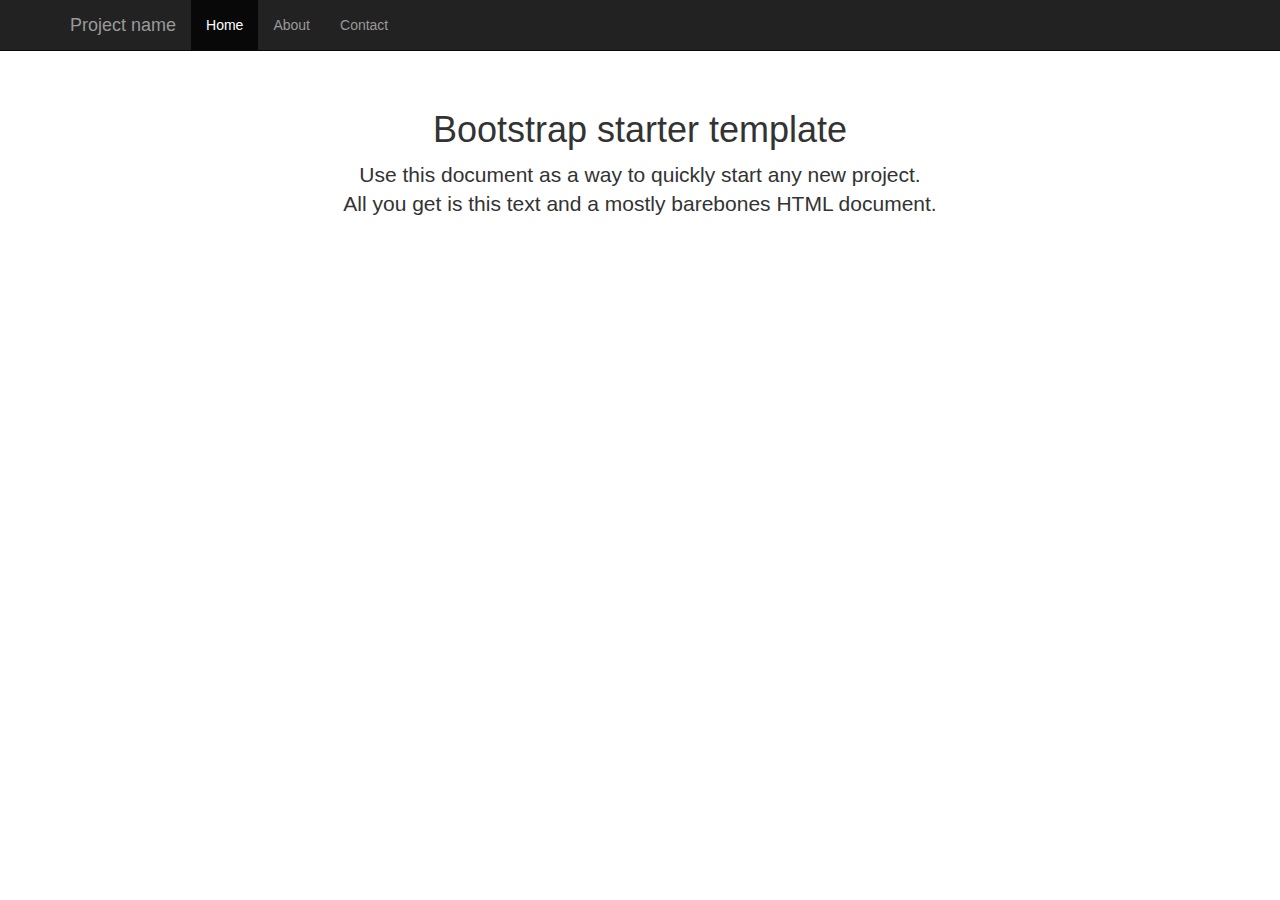
<file: lab4/bootstrap-3.0.0/examples/starter-template/index.html>
<!DOCTYPE html>
<html lang="en">
  <head>
    <meta charset="utf-8">
    <meta name="viewport" content="width=device-width, initial-scale=1.0">
    <meta name="description" content="">
    <meta name="author" content="">
    <link rel="shortcut icon" href="../../assets/ico/favicon.png">

    <title>Starter Template for Bootstrap</title>

    <!-- Bootstrap core CSS -->
    <link href="../../dist/css/bootstrap.css" rel="stylesheet">

    <!-- Custom styles for this template -->
    <link href="starter-template.css" rel="stylesheet">

    <!-- HTML5 shim and Respond.js IE8 support of HTML5 elements and media queries -->
    <!--[if lt IE 9]>
      <script src="../../assets/js/html5shiv.js"></script>
      <script src="../../assets/js/respond.min.js"></script>
    <![endif]-->
  </head>

  <body>

    <div class="navbar navbar-inverse navbar-fixed-top">
      <div class="container">
        <div class="navbar-header">
          <button type="button" class="navbar-toggle" data-toggle="collapse" data-target=".navbar-collapse">
            <span class="icon-bar"></span>
            <span class="icon-bar"></span>
            <span class="icon-bar"></span>
          </button>
          <a class="navbar-brand" href="#">Project name</a>
        </div>
        <div class="collapse navbar-collapse">
          <ul class="nav navbar-nav">
            <li class="active"><a href="#">Home</a></li>
            <li><a href="#about">About</a></li>
            <li><a href="#contact">Contact</a></li>
          </ul>
        </div><!--/.nav-collapse -->
      </div>
    </div>

    <div class="container">

      <div class="starter-template">
        <h1>Bootstrap starter template</h1>
        <p class="lead">Use this document as a way to quickly start any new project.<br> All you get is this text and a mostly barebones HTML document.</p>
      </div>

    </div><!-- /.container -->


    <!-- Bootstrap core JavaScript
    ================================================== -->
    <!-- Placed at the end of the document so the pages load faster -->
    <script src="../../assets/js/jquery.js"></script>
    <script src="../../dist/js/bootstrap.min.js"></script>
  </body>
</html>
</file>
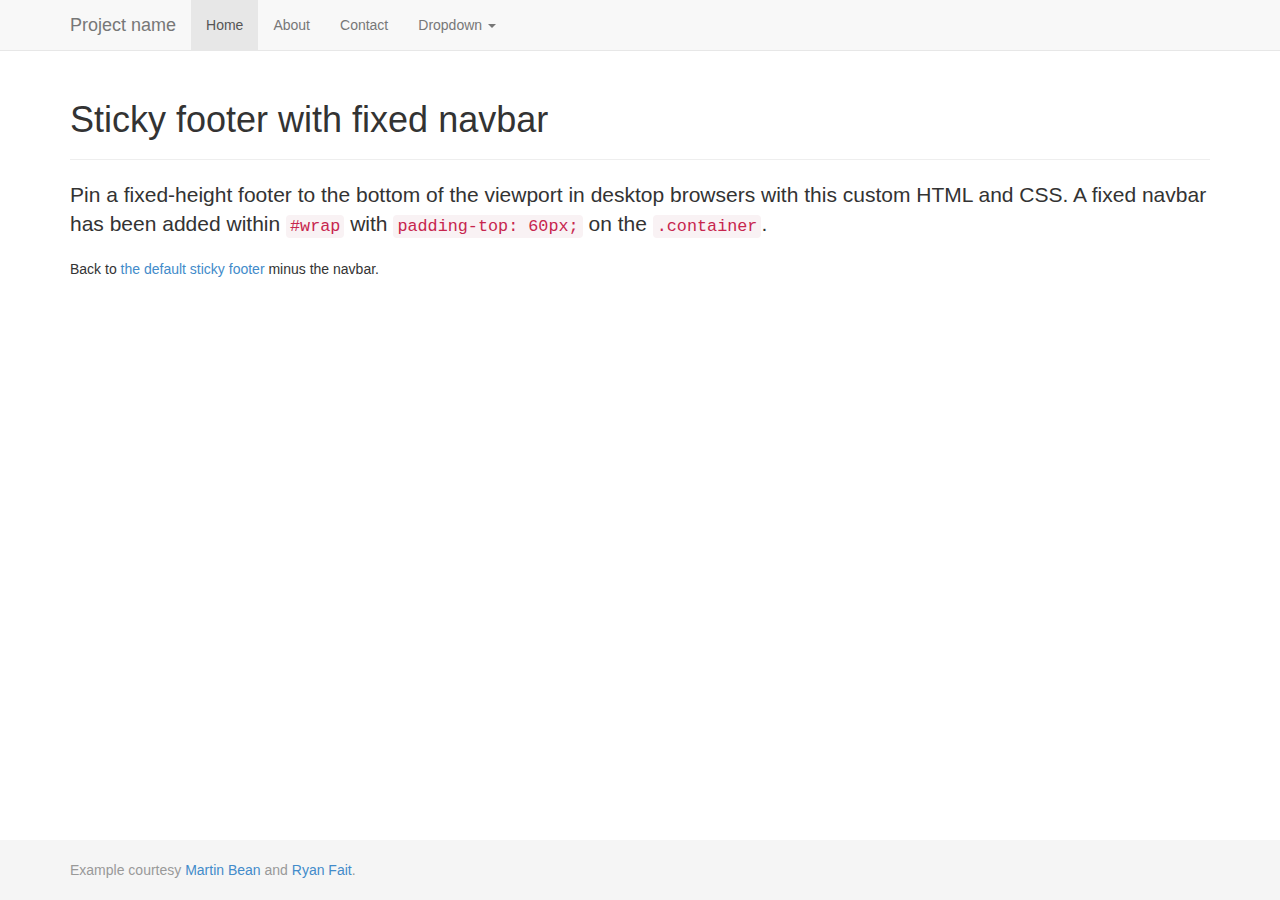
<file: lab4/bootstrap-3.0.0/examples/sticky-footer-navbar/index.html>
<!DOCTYPE html>
<html lang="en">
  <head>
    <meta charset="utf-8">
    <meta name="viewport" content="width=device-width, initial-scale=1.0">
    <meta name="description" content="">
    <meta name="author" content="">
    <link rel="shortcut icon" href="../../assets/ico/favicon.png">

    <title>Sticky Footer Navbar Template for Bootstrap</title>

    <!-- Bootstrap core CSS -->
    <link href="../../dist/css/bootstrap.css" rel="stylesheet">

    <!-- Custom styles for this template -->
    <link href="sticky-footer-navbar.css" rel="stylesheet">

    <!-- HTML5 shim and Respond.js IE8 support of HTML5 elements and media queries -->
    <!--[if lt IE 9]>
      <script src="../../assets/js/html5shiv.js"></script>
      <script src="../../assets/js/respond.min.js"></script>
    <![endif]-->
  </head>

  <body>

    <!-- Wrap all page content here -->
    <div id="wrap">

      <!-- Fixed navbar -->
      <div class="navbar navbar-default navbar-fixed-top">
        <div class="container">
          <div class="navbar-header">
            <button type="button" class="navbar-toggle" data-toggle="collapse" data-target=".navbar-collapse">
              <span class="icon-bar"></span>
              <span class="icon-bar"></span>
              <span class="icon-bar"></span>
            </button>
            <a class="navbar-brand" href="#">Project name</a>
          </div>
          <div class="collapse navbar-collapse">
            <ul class="nav navbar-nav">
              <li class="active"><a href="#">Home</a></li>
              <li><a href="#about">About</a></li>
              <li><a href="#contact">Contact</a></li>
              <li class="dropdown">
                <a href="#" class="dropdown-toggle" data-toggle="dropdown">Dropdown <b class="caret"></b></a>
                <ul class="dropdown-menu">
                  <li><a href="#">Action</a></li>
                  <li><a href="#">Another action</a></li>
                  <li><a href="#">Something else here</a></li>
                  <li class="divider"></li>
                  <li class="dropdown-header">Nav header</li>
                  <li><a href="#">Separated link</a></li>
                  <li><a href="#">One more separated link</a></li>
                </ul>
              </li>
            </ul>
          </div><!--/.nav-collapse -->
        </div>
      </div>

      <!-- Begin page content -->
      <div class="container">
        <div class="page-header">
          <h1>Sticky footer with fixed navbar</h1>
        </div>
        <p class="lead">Pin a fixed-height footer to the bottom of the viewport in desktop browsers with this custom HTML and CSS. A fixed navbar has been added within <code>#wrap</code> with <code>padding-top: 60px;</code> on the <code>.container</code>.</p>
        <p>Back to <a href="../sticky-footer">the default sticky footer</a> minus the navbar.</p>
      </div>
    </div>

    <div id="footer">
      <div class="container">
        <p class="text-muted credit">Example courtesy <a href="http://martinbean.co.uk">Martin Bean</a> and <a href="http://ryanfait.com/sticky-footer/">Ryan Fait</a>.</p>
      </div>
    </div>


    <!-- Bootstrap core JavaScript
    ================================================== -->
    <!-- Placed at the end of the document so the pages load faster -->
    <script src="../../assets/js/jquery.js"></script>
    <script src="../../dist/js/bootstrap.min.js"></script>
  </body>
</html>
</file>
<file: style.css>
body {
  font-family: Arial, Helvetica, sans-serif;
  margin: 0;
  background-color: #1b2838;
  color: #acb2b8;
}

header {
  color: #b8b6b4;
  height: 10%;
  background-color: #171a21;
  display: flex;
  text-align: center;
}

nav {
  margin: auto 5.5em;
}

li {
  display: inline-block;
}

nav li {
  padding: 0 1em;
}

a {
  color: #b8b6b4;
  text-decoration: none;
}

a:hover {
  color: #87bff2;
  text-decoration: none;
}

nav li a {
  color: #b8b6b4;
}

aside {
  float: right;
  margin: 1% 5%;
  width: 30%;
  background-color: #171a21;
}

aside a {
  color: white;
}

aside img,
aside ul {
  width: 100%;
}

aside ul {
  padding: 4% 0;
}

aside li {
  display: block;
  text-align: center;
  padding: 0.2em 0;
}

.title {
  margin: 0.5em 5%;
  display: inline;
  display: flex;
  text-align: center;
  color: #ebebeb;
}

.title img {
  border: #b8b6b4 solid 2px;
}

.title div {
  display: inline;
  padding-left: 1em;
  margin: auto 0;
  font-size: x-large;
  font-weight: bold;
}

.title span {
  font-weight: normal;
  font-size: small;
}

.title .symbol {
  color: #b8b6b4;
  font-size: large;
}

section {
  margin: 0 5%;
}

section h2 {
  margin: 2% 0 0 0;
  color: #ebebeb;
}

section blockquote {
  margin: 0;
  width: 60%;
  font-size: small;
  background-color: #171a21;
  padding: 0.7em;
  color: #b8b6b4;
  border-top: 1px solid rgba(85, 125, 171, 0.6);
}

p {
  padding-top: 2%;
}

p small {
  margin: 0;
  padding: 0;
  color: #b8b6b4;
}

hr {
  width: 90%;
  margin: 1.5% 5%;
  border-width: 0;
  height: 1px;
  color: rgba(85, 125, 171, 0.6);
  background-color: rgba(85, 125, 171, 0.6);
}

.value ul {
  padding: 0 4%;
  display: inline-block;
}

.value {
  color: #b8b6b4;
  font-size: small;
}

.value li {
  padding: 0.2em 0.6em;
  background-color: rgba(85, 125, 171, 0.6);
  border-radius: 3px;
}

h3 {
  padding: 2% 0 0 0;
  color: #ebebeb;
}

h4 {
  font-weight: normal;
  color: #ebebeb;
  margin: 0;
}

h4 small {
  color: #56707f;
}

.comment li {
  display: block;
  margin: 1.5em 2em;
}

.active {
  color: #87bff2;
}

h1 {
  margin: 0.5em 3em 0em 3em;
}

input,
textarea {
  padding: 0.5em;
  margin: 0.5em 0;
  width: 35%;
  background-color: #171a21;
  border: #56707f solid 1px;
  border-radius: 3px;
  color: #acb2b8;
}

select {
  background-color: #171a21;
  border: #56707f solid 1px;
  color: #acb2b8;
}

input[type="checkbox"],
input[type="radio"] {
  width: 2em;
}

input[type="button"],
input[type="submit"] {
  background-color: #56707f;
  border: #171a21 solid 1px;
  width: 4em;
}

input[type="button"],
input[type="submit"],
input[type="checkbox"],
input[type="radio"],
select:hover {
  cursor: pointer;
}

textarea {
  height: 15em;
}
</file>
<file: lab4/bootstrap-3.0.0/examples/grid/grid.css>
.container {
  padding-left: 15px;
  padding-right: 15px;
}

h4 {
  margin-top: 25px;
}
.row {
  margin-bottom: 20px;
}
.row .row {
  margin-top: 10px;
  margin-bottom: 0;
}
[class*="col-"] {
  padding-top: 15px;
  padding-bottom: 15px;
  background-color: #eee;
  border: 1px solid #ddd;
  background-color: rgba(86,61,124,.15);
  border: 1px solid rgba(86,61,124,.2);
}

hr {
  margin-top: 40px;
  margin-bottom: 40px;
}
</file>
<file: lab4/bootstrap-3.0.0/examples/jumbotron-narrow/jumbotron-narrow.css>
/* Space out content a bit */
body {
  padding-top: 20px;
  padding-bottom: 20px;
}

/* Everything but the jumbotron gets side spacing for mobile first views */
.header,
.marketing,
.footer {
  padding-left: 15px;
  padding-right: 15px;
}

/* Custom page header */
.header {
  border-bottom: 1px solid #e5e5e5;
}
/* Make the masthead heading the same height as the navigation */
.header h3 {
  margin-top: 0;
  margin-bottom: 0;
  line-height: 40px;
  padding-bottom: 19px;
}

/* Custom page footer */
.footer {
  padding-top: 19px;
  color: #777;
  border-top: 1px solid #e5e5e5;
}

/* Customize container */
@media (min-width: 768px) {
  .container {
    max-width: 730px;
  }
}
.container-narrow > hr {
  margin: 30px 0;
}

/* Main marketing message and sign up button */
.jumbotron {
  text-align: center;
  border-bottom: 1px solid #e5e5e5;
}
.jumbotron .btn {
  font-size: 21px;
  padding: 14px 24px;
}

/* Supporting marketing content */
.marketing {
  margin: 40px 0;
}
.marketing p + h4 {
  margin-top: 28px;
}

/* Responsive: Portrait tablets and up */
@media screen and (min-width: 768px) {
  /* Remove the padding we set earlier */
  .header,
  .marketing,
  .footer {
    padding-left: 0;
    padding-right: 0;
  }
  /* Space out the masthead */
  .header {
    margin-bottom: 30px;
  }
  /* Remove the bottom border on the jumbotron for visual effect */
  .jumbotron {
    border-bottom: 0;
  }
}
</file>
<file: lab4/bootstrap-3.0.0/examples/jumbotron/jumbotron.css>
/* Move down content because we have a fixed navbar that is 50px tall */
body {
  padding-top: 50px;
  padding-bottom: 20px;
}
</file>
<file: lab4/bootstrap-3.0.0/examples/justified-nav/justified-nav.css>
body {
  padding-top: 20px;
}

.footer {
  border-top: 1px solid #eee;
  margin-top: 40px;
  padding-top: 40px;
  padding-bottom: 40px;
}

/* Main marketing message and sign up button */
.jumbotron {
  text-align: center;
  background-color: transparent;
}
.jumbotron .btn {
  font-size: 21px;
  padding: 14px 24px;
}

/* Customize the nav-justified links to be fill the entire space of the .navbar */

.nav-justified {
  background-color: #eee;
  border-radius: 5px;
  border: 1px solid #ccc;
}
.nav-justified > li > a {
  padding-top: 15px;
  padding-bottom: 15px;
  color: #777;
  font-weight: bold;
  text-align: center;
  border-bottom: 1px solid #d5d5d5;
  background-color: #e5e5e5; /* Old browsers */
  background-repeat: repeat-x; /* Repeat the gradient */
  background-image: -moz-linear-gradient(top, #f5f5f5 0%, #e5e5e5 100%); /* FF3.6+ */
  background-image: -webkit-gradient(linear, left top, left bottom, color-stop(0%,#f5f5f5), color-stop(100%,#e5e5e5)); /* Chrome,Safari4+ */
  background-image: -webkit-linear-gradient(top, #f5f5f5 0%,#e5e5e5 100%); /* Chrome 10+,Safari 5.1+ */
  background-image: -ms-linear-gradient(top, #f5f5f5 0%,#e5e5e5 100%); /* IE10+ */
  background-image: -o-linear-gradient(top, #f5f5f5 0%,#e5e5e5 100%); /* Opera 11.10+ */
  filter: progid:DXImageTransform.Microsoft.gradient( startColorstr='#f5f5f5', endColorstr='#e5e5e5',GradientType=0 ); /* IE6-9 */
  background-image: linear-gradient(top, #f5f5f5 0%,#e5e5e5 100%); /* W3C */
}
.nav-justified > .active > a,
.nav-justified > .active > a:hover,
.nav-justified > .active > a:focus {
  background-color: #ddd;
  background-image: none;
  box-shadow: inset 0 3px 7px rgba(0,0,0,.15);
}
.nav-justified > li:first-child > a {
  border-radius: 5px 5px 0 0;
}
.nav-justified > li:last-child > a {
  border-bottom: 0;
  border-radius: 0 0 5px 5px;
}

@media (min-width: 768px) {
  .nav-justified {
    max-height: 52px;
  }
  .nav-justified > li > a {
    border-left: 1px solid #fff;
    border-right: 1px solid #d5d5d5;
  }
  .nav-justified > li:first-child > a {
    border-left: 0;
    border-radius: 5px 0 0 5px;
  }
  .nav-justified > li:last-child > a {
    border-radius: 0 5px 5px 0;
    border-right: 0;
  }
}

/* Responsive: Portrait tablets and up */
@media screen and (min-width: 768px) {
  /* Remove the padding we set earlier */
  .masthead,
  .marketing,
  .footer {
    padding-left: 0;
    padding-right: 0;
  }
}
</file>
<file: lab4/bootstrap-3.0.0/examples/navbar-fixed-top/navbar-fixed-top.css>
body {
  min-height: 2000px;
  padding-top: 70px;
}
</file>
<file: lab4/bootstrap-3.0.0/examples/navbar-static-top/navbar-static-top.css>
body {
  min-height: 2000px;
}

.navbar-static-top {
  margin-bottom: 19px;
}
</file>
<file: lab4/bootstrap-3.0.0/examples/navbar/navbar.css>
body {
padding: 30px;
}

.navbar {
margin-bottom: 30px;
}
</file>
<file: lab4/bootstrap-3.0.0/examples/non-responsive/non-responsive.css>
/* Template-specific stuff
 *
 * Customizations just for the template—these are not necessary for anything
 * with disabling the responsiveness.
 */

/* Account for fixed navbar */
body {
  padding-top: 70px;
  padding-bottom: 30px;
}

/* Finesse the page header spacing */
.page-header {
  margin-bottom: 30px;
}
.page-header .lead {
  margin-bottom: 10px;
}


/* Non-responsive overrides
 *
 * Utilitze the following CSS to disable the responsive-ness of the container,
 * grid system, and navbar.
 */

/* Reset the container */
.container {
  max-width: none !important;
  width: 970px;
}

/* Demonstrate the grids */
.col-xs-4 {
  padding-top: 15px;
  padding-bottom: 15px;
  background-color: #eee;
  border: 1px solid #ddd;
  background-color: rgba(86,61,124,.15);
  border: 1px solid rgba(86,61,124,.2);
}

.container .navbar-header,
.container .navbar-collapse {
  margin-right: 0;
  margin-left: 0;
}

/* Always float the navbar header */
.navbar-header {
  float: left;
}

/* Undo the collapsing navbar */
.navbar-collapse {
  display: block !important;
  height: auto !important;
  padding-bottom: 0;
  overflow: visible !important;
}

.navbar-toggle {
  display: none;
}

.navbar-brand {
  margin-left: -15px;
}

/* Always apply the floated nav */
.navbar-nav {
  float: left;
  margin: 0;
}
.navbar-nav > li {
  float: left;
}
.navbar-nav > li > a {
  padding: 15px;
}

/* Redeclare since we override the float above */
.navbar-nav.navbar-right {
  float: right;
}

/* Undo custom dropdowns */
.navbar .open .dropdown-menu {
  position: absolute;
  float: left;
  background-color: #fff;
  border: 1px solid #cccccc;
  border: 1px solid rgba(0, 0, 0, 0.15);
  border-width: 0 1px 1px;
  border-radius: 0 0 4px 4px;
  -webkit-box-shadow: 0 6px 12px rgba(0, 0, 0, 0.175);
          box-shadow: 0 6px 12px rgba(0, 0, 0, 0.175);
}
.navbar .open .dropdown-menu > li > a {
  color: #333;
}
.navbar .open .dropdown-menu > li > a:hover,
.navbar .open .dropdown-menu > li > a:focus,
.navbar .open .dropdown-menu > .active > a,
.navbar .open .dropdown-menu > .active > a:hover,
.navbar .open .dropdown-menu > .active > a:focus {
  color: #fff !important;
  background-color: #428bca !important;
}
.navbar .open .dropdown-menu > .disabled > a,
.navbar .open .dropdown-menu > .disabled > a:hover,
.navbar .open .dropdown-menu > .disabled > a:focus {
  color: #999 !important;
  background-color: transparent !important;
}
</file>
<file: lab4/bootstrap-3.0.0/examples/offcanvas/offcanvas.css>
/*
 * Style twaks
 * --------------------------------------------------
 */
body {
  padding-top: 70px;
}
footer {
  padding-left: 15px;
  padding-right: 15px;
}

/*
 * Off Canvas
 * --------------------------------------------------
 */
@media screen and (max-width: 768px) {
  .row-offcanvas {
    position: relative;
    -webkit-transition: all 0.25s ease-out;
    -moz-transition: all 0.25s ease-out;
    transition: all 0.25s ease-out;
  }

  .row-offcanvas-right
  .sidebar-offcanvas {
    right: -50%; /* 6 columns */
  }

  .row-offcanvas-left
  .sidebar-offcanvas {
    left: -50%; /* 6 columns */
  }

  .row-offcanvas-right.active {
    right: 50%; /* 6 columns */
  }

  .row-offcanvas-left.active {
    left: 50%; /* 6 columns */
  }

  .sidebar-offcanvas {
    position: absolute;
    top: 0;
    width: 50%; /* 6 columns */
  }
}
</file>
<file: lab4/bootstrap-3.0.0/examples/signin/signin.css>
body {
  padding-top: 40px;
  padding-bottom: 40px;
  background-color: #eee;
}

.form-signin {
  max-width: 330px;
  padding: 15px;
  margin: 0 auto;
}
.form-signin .form-signin-heading,
.form-signin .checkbox {
  margin-bottom: 10px;
}
.form-signin .checkbox {
  font-weight: normal;
}
.form-signin .form-control {
  position: relative;
  font-size: 16px;
  height: auto;
  padding: 10px;
  -webkit-box-sizing: border-box;
     -moz-box-sizing: border-box;
          box-sizing: border-box;
}
.form-signin .form-control:focus {
  z-index: 2;
}
.form-signin input[type="text"] {
  margin-bottom: -1px;
  border-bottom-left-radius: 0;
  border-bottom-right-radius: 0;
}
.form-signin input[type="password"] {
  margin-bottom: 10px;
  border-top-left-radius: 0;
  border-top-right-radius: 0;
}
</file>
<file: lab4/bootstrap-3.0.0/examples/starter-template/starter-template.css>
body {
  padding-top: 50px;
}
.starter-template {
  padding: 40px 15px;
  text-align: center;
}
</file>
<file: lab4/bootstrap-3.0.0/examples/sticky-footer-navbar/sticky-footer-navbar.css>
/* Sticky footer styles
-------------------------------------------------- */

html,
body {
  height: 100%;
  /* The html and body elements cannot have any padding or margin. */
}

/* Wrapper for page content to push down footer */
#wrap {
  min-height: 100%;
  height: auto !important;
  height: 100%;
  /* Negative indent footer by its height */
  margin: 0 auto -60px;
  /* Pad bottom by footer height */
  padding: 0 0 60px;
}

/* Set the fixed height of the footer here */
#footer {
  height: 60px;
  background-color: #f5f5f5;
}


/* Custom page CSS
-------------------------------------------------- */
/* Not required for template or sticky footer method. */

#wrap > .container {
  padding: 60px 15px 0;
}
.container .credit {
  margin: 20px 0;
}

#footer > .container {
  padding-left: 15px;
  padding-right: 15px;
}

code {
  font-size: 80%;
}
</file>
